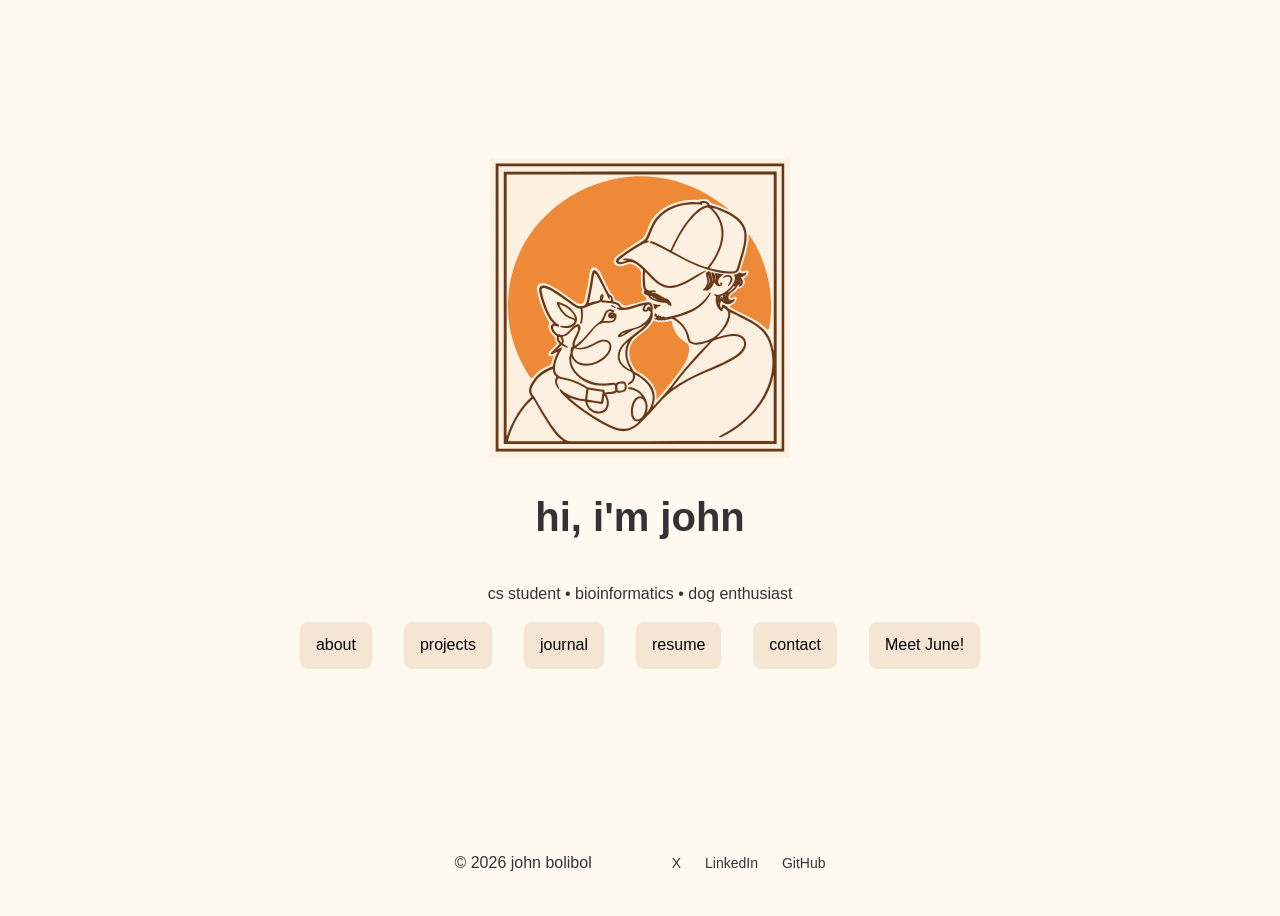
<file: index.html>
<!DOCTYPE html>
<html lang="en">
<head>
    <meta charset="UTF-8">
    <meta name="viewport" content="width=device-width, initial-scale=1.0">
    <title>John's Webpage - Homepage</title>
    <link rel="icon" type="image/png" href="images/logo.svg">
    <link rel="stylesheet" href="style/variables.css">
    <link rel="stylesheet" href="style/style.css">
    <link rel="stylesheet" href="style/home.css">
</head>

<body>
    <main>
        <img class="logo" src="images/logo.svg" alt="Cartoon illustration of June, my dog">
        <h1>hi, i'm john</h1>
        <p id="description">cs student &bull; bioinformatics &bull; dog enthusiast </p>
        <nav id="homepage-navigation" aria-label="Homepage Navigation">
            <ul>
                <li><a href="about.html">about</a></li>
                <li><a href="projects.html">projects</a></li>
                <li><a href="journal.html">journal</a></li>
                <li><a href="resume.html">resume</a></li>
                <li><a href="contact.html">contact</a></li>
                <li class="meetjune"><a href="meetjune.html">Meet June!</a></li>
            </ul>
        </nav>

        <hello-world></hello-world>

    </main>

    <footer>
    <p>&copy; 2026 john bolibol</p>
    <nav aria-label="Social Media">
        <a href="https://x.com">X</a>
        <a href="https://linkedin.com">LinkedIn</a>
        <a href="https://github.com">GitHub</a>
    </nav>
    </footer>

    <script>
        class HelloWorld extends HTMLElement {
            connectedCallback() {
                console.log("Hello World!");
            }
        }

        customElements.define("hello-world", HelloWorld);
    </script>
</body>
</html>
</file>
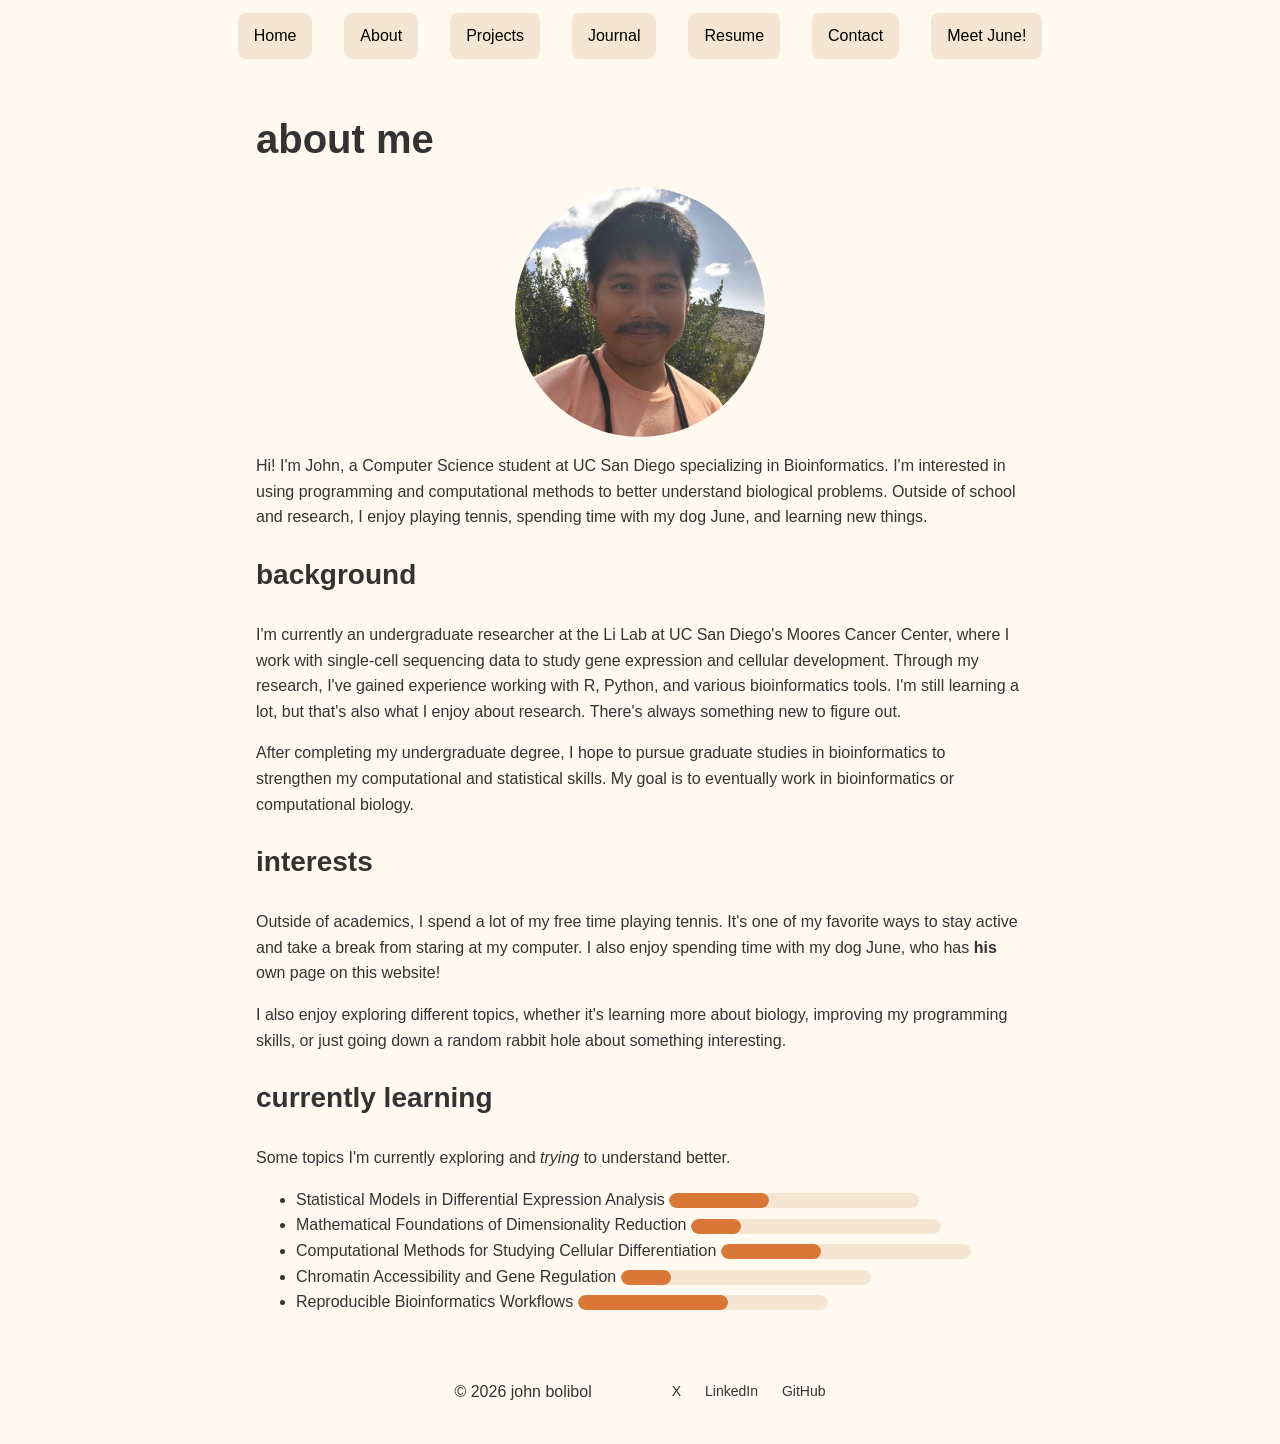
<file: about.html>
<!DOCTYPE html>
<html lang="en">
<head>
    <meta charset="UTF-8">
    <meta name="viewport" content="width=device-width, initial-scale=1.0">
    <title>John's Webpage - About Me</title>
    <link rel="icon" type="image/png" href="images/logo.svg">
    <link rel="stylesheet" href="style/variables.css">
    <link rel="stylesheet" href="style/style.css">
    <link rel="stylesheet" href="style/about.css">
</head>
<body>
    <header>
        <nav aria-label="Main Navigation">
            <ul class="desktop-nav">
                <li><a href="index.html">Home</a></li>
                <li><a href="about.html">About</a></li>
                <li><a href="projects.html">Projects</a></li>
                <li><a href="journal.html">Journal</a></li>
                <li><a href="resume.html">Resume</a></li>
                <li><a href="contact.html">Contact</a></li>
                <li><a href="meetjune.html">Meet June!</a> </li>
            </ul>

            <details class="mobile-nav">
                <summary>☰ Menu </summary>

                <ul>
                <li><a href="index.html">Home</a></li>
                <li><a href="about.html">About</a></li>
                <li><a href="projects.html">Projects</a></li>
                <li><a href="journal.html">Journal</a></li>
                <li><a href="resume.html">Resume</a></li>
                <li><a href="contact.html">Contact</a></li>
                <li><a href="meetjune.html">Meet June!</a> </li>
            </ul>
            </details>
        </nav>
    </header>

    <main>
        <h1>about me</h1>

        <div>
            <img id="selfie" src="images/selfie.png" alt="A photo of myself">
        
            <!--Short intro of who i am--> 
            <p class="introduction">Hi! I'm John, a Computer Science student at UC San Diego
        specializing in Bioinformatics. I'm interested in using
        programming and computational methods to better understand
        biological problems. Outside of school and research, I enjoy
        playing tennis, spending time with my dog June, and learning
        new things.</p>
        </div>
        
        <section>
            <h2>background</h2>
            <p>I'm currently an undergraduate researcher at the Li Lab
        at UC San Diego's Moores Cancer Center, where I work with
        single-cell sequencing data to study gene expression and
        cellular development. Through my research, I've gained
        experience working with R, Python, and various bioinformatics
        tools. I'm still learning a lot, but that's also what I enjoy
        about research. There's always something new to figure out.
            </p>

            <p>After completing my undergraduate degree, I hope to pursue
        graduate studies in bioinformatics to strengthen my
        computational and statistical skills. My goal is to eventually
        work in bioinformatics or computational biology.</p>
        </section>

        <section>
            <h2>interests</h2>
            <p>
                Outside of academics, I spend a lot of my free time playing
                tennis. It's one of my favorite ways to stay active and take
                a break from staring at my computer. I also enjoy spending
                time with my dog June, who has <b>his</b> own page on this website!
            </p>

            <p>
                I also enjoy exploring different topics, whether it's
                learning more about biology, improving my programming skills,
                or just going down a random rabbit hole about something
                interesting.
            </p>
        </section>

        <section>
            <h2>currently learning</h2>

            <p>Some topics I'm currently exploring and <em>trying</em> to understand better.</p>

            <ul>
                <li>
                    <label for="statistics">Statistical Models in Differential Expression Analysis</label>
                    <progress id="statistics" value="2" max="5">2 out of 5 milestones</progress>
                </li>

                <li>
                    <label for="dimensionality">Mathematical Foundations of Dimensionality Reduction</label>
                    <progress id="dimensionality" value="1" max="5">1 out of 5 milestones</progress>
                </li>

                <li>
                    <label for="differentiation">Computational Methods for Studying Cellular Differentiation</label>
                    <progress id="differentiation" value="2" max="5">2 out of 5 milestones</progress>
                </li>

                <li>
                    <label for="chromatin">Chromatin Accessibility and Gene Regulation</label>
                    <progress id="chromatin" value="1" max="5">1 out of 5 milestones</progress>
                </li>

                <li>
                    <label for="workflows">Reproducible Bioinformatics Workflows</label>
                    <progress id="workflows" value="3" max="5">3 out of 5 milestones</progress>
                </li>
            </ul>
        </section>
    </main>

    <footer>
    <p>&copy; 2026 john bolibol</p>
    <nav aria-label="Social Media">
        <a href="https://x.com">X</a>
        <a href="https://linkedin.com">LinkedIn</a>
        <a href="https://github.com">GitHub</a>
    </nav>
    </footer>
</body>
</html>
</file>
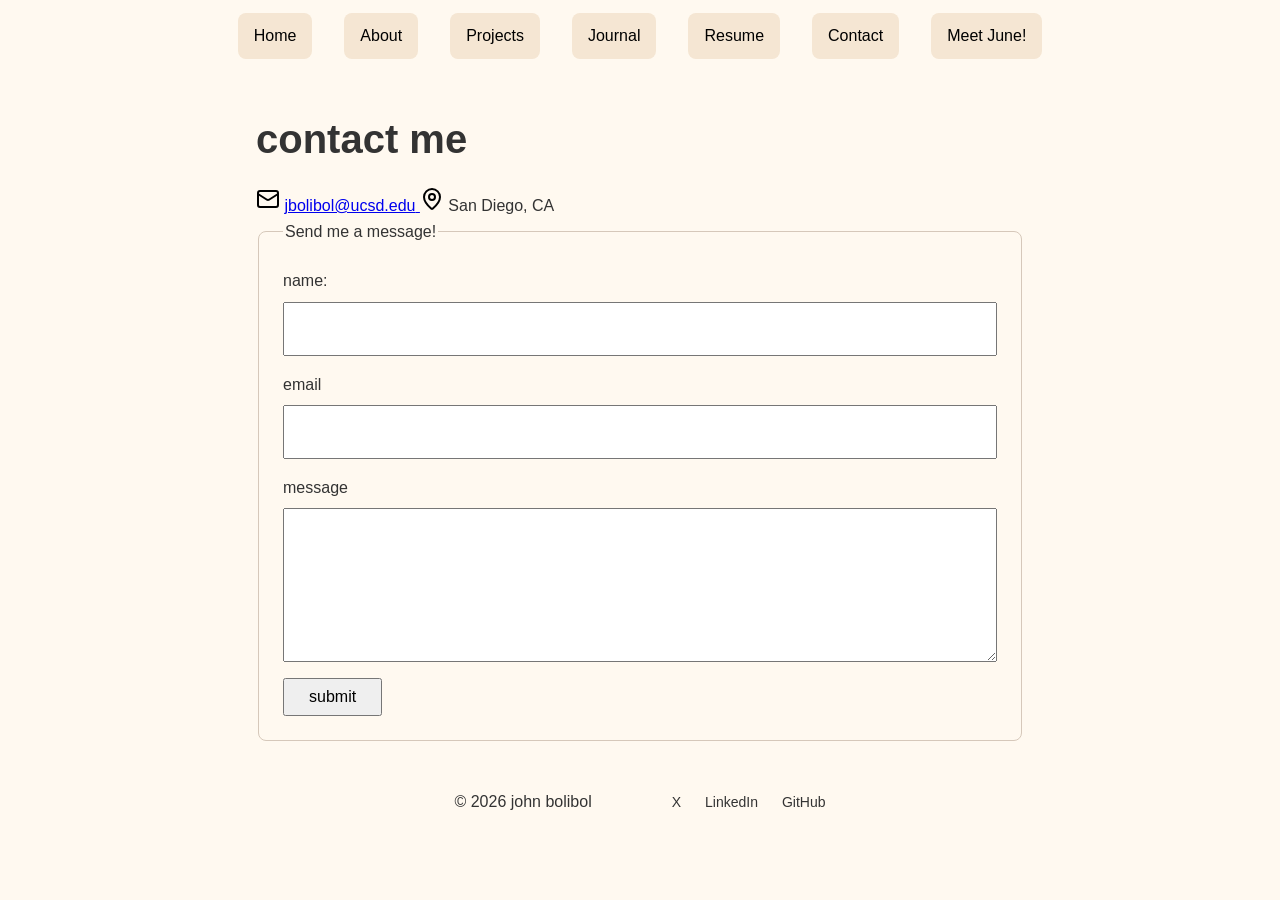
<file: contact.html>
<!DOCTYPE html>
<html lang="en">
<head>
    <meta charset="UTF-8">
    <meta name="viewport" content="width=device-width, initial-scale=1.0">
    <title>John's Webpage - Contact Me</title>
    <link rel="icon" type="image/png" href="images/logo.svg">
    <link rel="stylesheet" href="style/style.css">
    <link rel="stylesheet" href="style/variables.css">
    <link rel="stylesheet" href="style/contact.css">
</head>
<body>
    <header>
        <nav aria-label="Main Navigation">
            <ul class="desktop-nav">
                <li><a href="index.html">Home</a></li>
                <li><a href="about.html">About</a></li>
                <li><a href="projects.html">Projects</a></li>
                <li><a href="journal.html">Journal</a></li>
                <li><a href="resume.html">Resume</a></li>
                <li><a href="contact.html">Contact</a></li>
                <li><a href="meetjune.html">Meet June!</a> </li>
            </ul>

            <details class="mobile-nav">
                <summary>☰ Menu </summary>

                <ul>
                <li><a href="index.html">Home</a></li>
                <li><a href="about.html">About</a></li>
                <li><a href="projects.html">Projects</a></li>
                <li><a href="journal.html">Journal</a></li>
                <li><a href="resume.html">Resume</a></li>
                <li><a href="contact.html">Contact</a></li>
                <li><a href="meetjune.html">Meet June!</a> </li>
            </ul>
            </details>
        </nav>
    </header>

    <main>
        <h1>contact me</h1>

        <img src="images/mail.svg" alt="Email icon" class="contact-icon">
        <a href="mailto:jbolibol@ucsd.edu">
            <span class="email">jbolibol@ucsd.edu</span>
        </a>

        <img src="images/map-pin.svg" alt="Location icon" class="contact-icon">
        <span class="location">San Diego, CA</span>

        <form id="contact" action="#" method="post">
            <fieldset>
                <legend>Send me a message!</legend>
                <label for="name">name:</label>

                <input type="text" id="name" name="name" required>

                <label for="email">email</label>

                <input type="email" id="email" name="email" required>

                <label for="message">message</label>

                <textarea id="message" name="message" rows="5" cols="40"></textarea>

                <button type="submit">submit</button>
            </fieldset>
        </form>
    </main>

    <footer>
    <p>&copy; 2026 john bolibol</p>
    <nav aria-label="Social Media">
        <a href="https://x.com">X</a>
        <a href="https://linkedin.com">LinkedIn</a>
        <a href="https://github.com">GitHub</a>
    </nav>
    </footer>
</body>
</html>
</file>
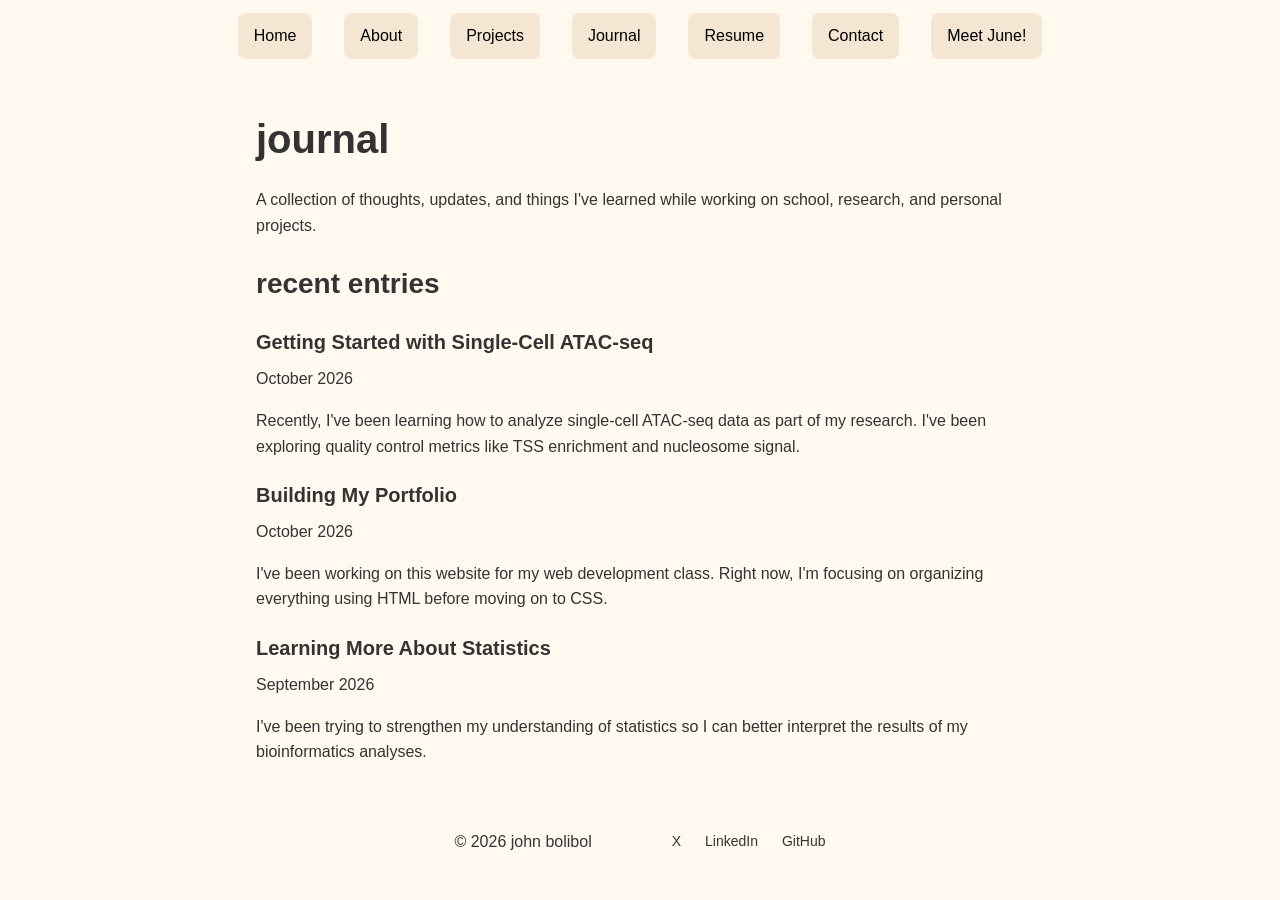
<file: journal.html>
<!DOCTYPE html>
<html lang="en">
<head>
    <meta charset="UTF-8">
    <meta name="viewport" content="width=device-width, initial-scale=1.0">
    <title>John's Webpage - Journal</title>
    <link rel="icon" type="image/png" href="images/logo.svg">
    <link rel="stylesheet" href="style/style.css">
    <link rel="stylesheet" href="style/variables.css">
</head>
<body>
    <header>
        <nav aria-label="Main Navigation">
            <ul class="desktop-nav">
                <li><a href="index.html">Home</a></li>
                <li><a href="about.html">About</a></li>
                <li><a href="projects.html">Projects</a></li>
                <li><a href="journal.html">Journal</a></li>
                <li><a href="resume.html">Resume</a></li>
                <li><a href="contact.html">Contact</a></li>
                <li><a href="meetjune.html">Meet June!</a> </li>
            </ul>

            <details class="mobile-nav">
                <summary>☰ Menu </summary>

                <ul>
                <li><a href="index.html">Home</a></li>
                <li><a href="about.html">About</a></li>
                <li><a href="projects.html">Projects</a></li>
                <li><a href="journal.html">Journal</a></li>
                <li><a href="resume.html">Resume</a></li>
                <li><a href="contact.html">Contact</a></li>
                <li><a href="meetjune.html">Meet June!</a> </li>
            </ul>
            </details>
        </nav>
    </header>

    <main>
        <h1>journal</h1>

        <p>
            A collection of thoughts, updates, and things I've learned
            while working on school, research, and personal projects.
        </p>

        <section>
            <h2>recent entries</h2>

            <journal-entry>
                <article>
                    <header>
                        <h3>Getting Started with Single-Cell ATAC-seq</h3>
                        <time datetime="2026-10">October 2026</time>
                    </header>

                    <p>
                        Recently, I've been learning how to analyze
                        single-cell ATAC-seq data as part of my research.
                        I've been exploring quality control metrics
                        like TSS enrichment and nucleosome signal.
                    </p>
                </article>
            </journal-entry>

            <journal-entry>
                <article>
                    <header>
                        <h3>Building My Portfolio</h3>
                        <time datetime="2026-10">October 2026</time>
                    </header>

                    <p>
                        I've been working on this website for my web
                        development class. Right now, I'm focusing
                        on organizing everything using HTML before
                        moving on to CSS.
                    </p>
                </article>
            </journal-entry>

            <journal-entry>
                <article>
                    <header>
                        <h3>Learning More About Statistics</h3>
                        <time datetime="2026-09">September 2026</time>
                    </header>

                    <p>
                        I've been trying to strengthen my understanding
                        of statistics so I can better interpret the
                        results of my bioinformatics analyses.
                    </p>
                </article>
            </journal-entry>

        </section>
    </main>
    
    <footer>
    <p>&copy; 2026 john bolibol</p>
    <nav aria-label="Social Media">
        <a href="https://x.com">X</a>
        <a href="https://linkedin.com">LinkedIn</a>
        <a href="https://github.com">GitHub</a>
    </nav>
    </footer>
</body>
</html>
</file>
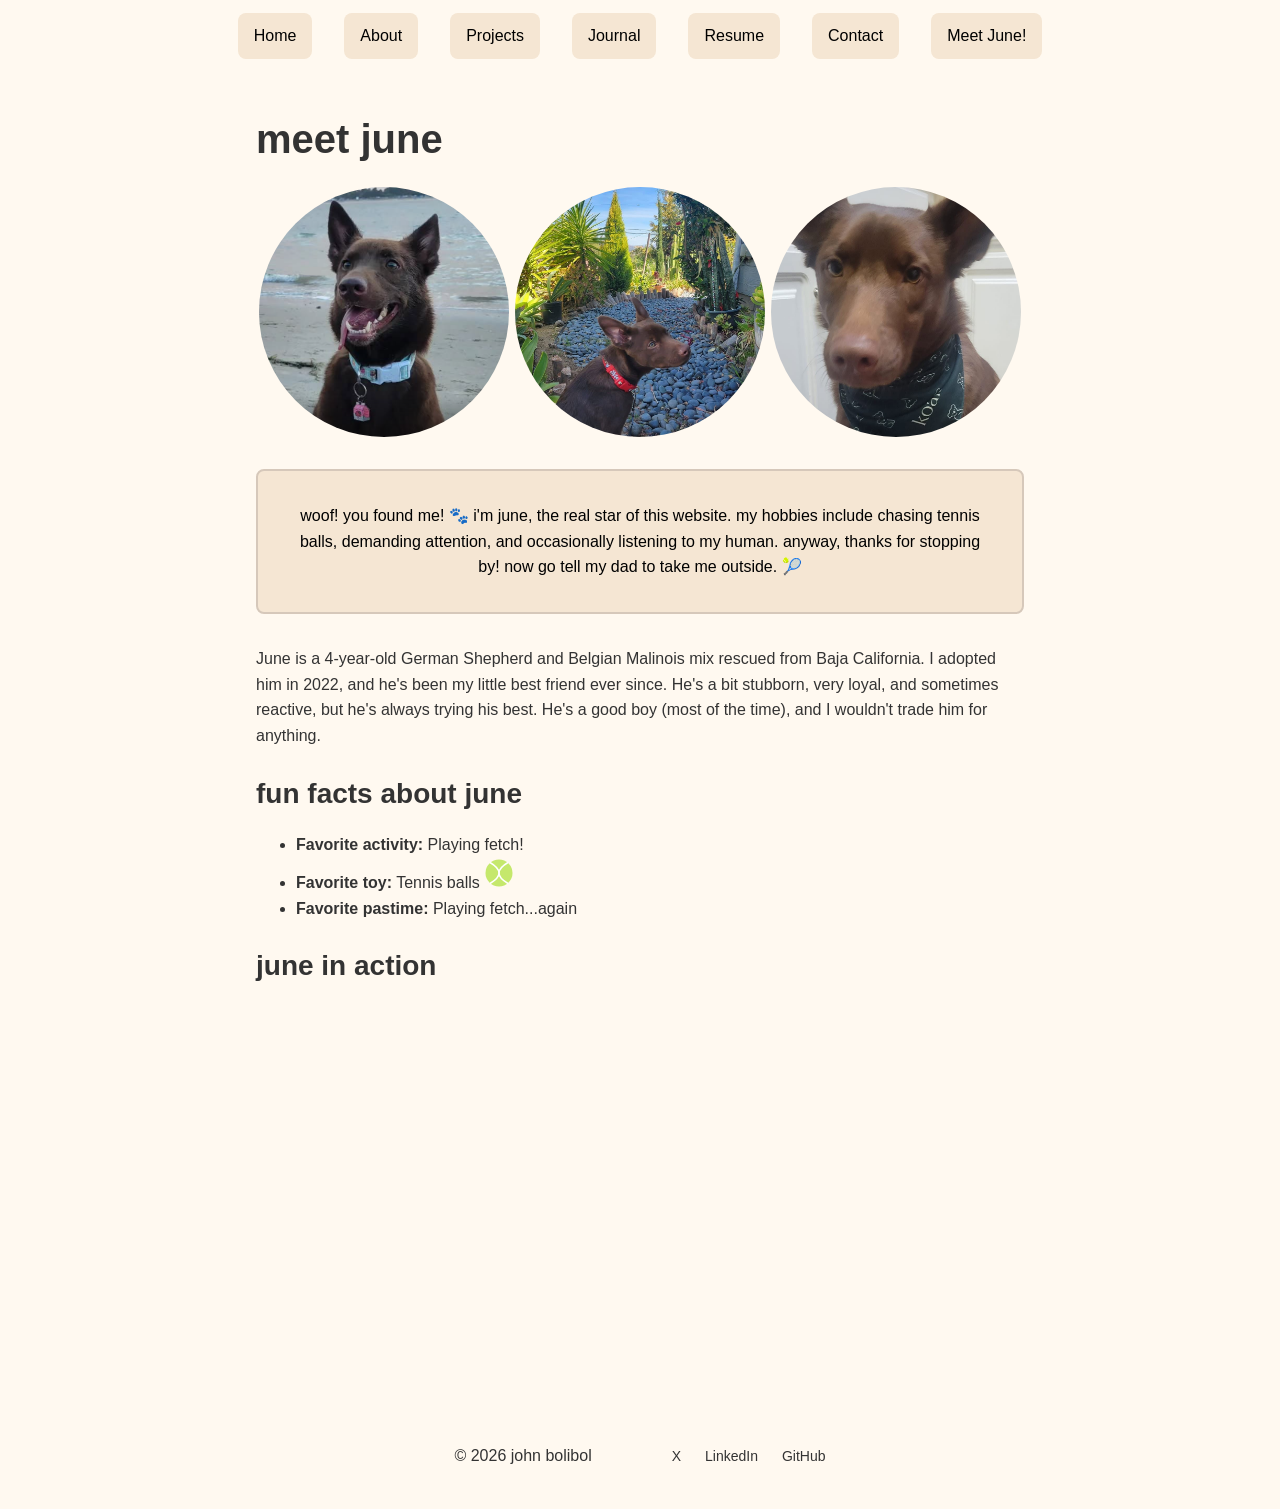
<file: meetjune.html>
<!DOCTYPE html>
<html lang="en">
<head>
    <meta charset="UTF-8">
    <meta name="viewport" content="width=device-width, initial-scale=1.0">
    <title>John's Webpage - Meet June</title>
    <link rel="icon" type="image/png" href="images/logo.svg">
    <link rel="stylesheet" href="style/style.css">
    <link rel="stylesheet" href="style/variables.css">
    <link rel="stylesheet" href="style/meetjune.css">
</head>
<body>
    <header>
        <nav aria-label="Main Navigation">
            <ul class="desktop-nav">
                <li><a href="index.html">Home</a></li>
                <li><a href="about.html">About</a></li>
                <li><a href="projects.html">Projects</a></li>
                <li><a href="journal.html">Journal</a></li>
                <li><a href="resume.html">Resume</a></li>
                <li><a href="contact.html">Contact</a></li>
                <li><a href="meetjune.html">Meet June!</a> </li>
            </ul>

            <details class="mobile-nav">
                <summary>☰ Menu </summary>

                <ul>
                <li><a href="index.html">Home</a></li>
                <li><a href="about.html">About</a></li>
                <li><a href="projects.html">Projects</a></li>
                <li><a href="journal.html">Journal</a></li>
                <li><a href="resume.html">Resume</a></li>
                <li><a href="contact.html">Contact</a></li>
                <li><a href="meetjune.html">Meet June!</a> </li>
            </ul>
            </details>
        </nav>
    </header>

    <main>
        <h1>meet june</h1>

        <section class="june-gallery">
            <img src="images/june1.png" alt="June, my dog">
            <img src="images/june2.jpg" alt="June, my dog">
            <img src="images/june3.jpg" alt="June, my dog">
        </section>

            <dialog open>
            <p>
                woof! you found me! 🐾

                i'm june, the real star of this website. my hobbies include chasing tennis balls, demanding attention, and occasionally listening to my human.

                anyway, thanks for stopping by! now go tell my dad to take me outside. 🎾
            </p>
        </dialog>

        <p>
            June is a 4-year-old German Shepherd and Belgian Malinois mix rescued from Baja California. 
            I adopted him in 2022, and he's been my little best friend ever since. 
            He's a bit stubborn, very loyal, and sometimes reactive, but he's always trying his best. 
            He's a good boy (most of the time), and I wouldn't trade him for anything. 
        </p>

        <section>
            <h2>fun facts about june</h2>

            <ul>
                <li><strong>Favorite activity:</strong> Playing fetch!</li>
                <li><strong>Favorite toy:</strong>
                    Tennis balls
                    <svg width="30" height="30" viewBox="0 0 100 100"
                        role="img" aria-label="Tennis ball">

                        <circle cx="50" cy="50" r="45" fill="#c5e86c" />

                        <path d="M 20 15 Q 80 50 20 85"
                            fill="none"
                            stroke="white"
                            stroke-width="5" />

                        <path d="M 80 15 Q 20 50 80 85"
                            fill="none"
                            stroke="white"
                            stroke-width="5" />

                    </svg>
                </li>
                <li><strong>Favorite pastime:</strong> Playing fetch...again</li>
            </ul>
        </section>

        <section>
            <h2>june in action</h2>

            <iframe
                width="560"
                height="315"
                src="https://www.youtube.com/embed/VIDEO_ID"
                title="A video of June"
                allowfullscreen>
            </iframe>
        </section>
    </main>

    <footer>
    <p>&copy; 2026 john bolibol</p>
    <nav aria-label="Social Media">
        <a href="https://x.com">X</a>
        <a href="https://linkedin.com">LinkedIn</a>
        <a href="https://github.com">GitHub</a>
    </nav>
    </footer>
</body>
</html>
</file>
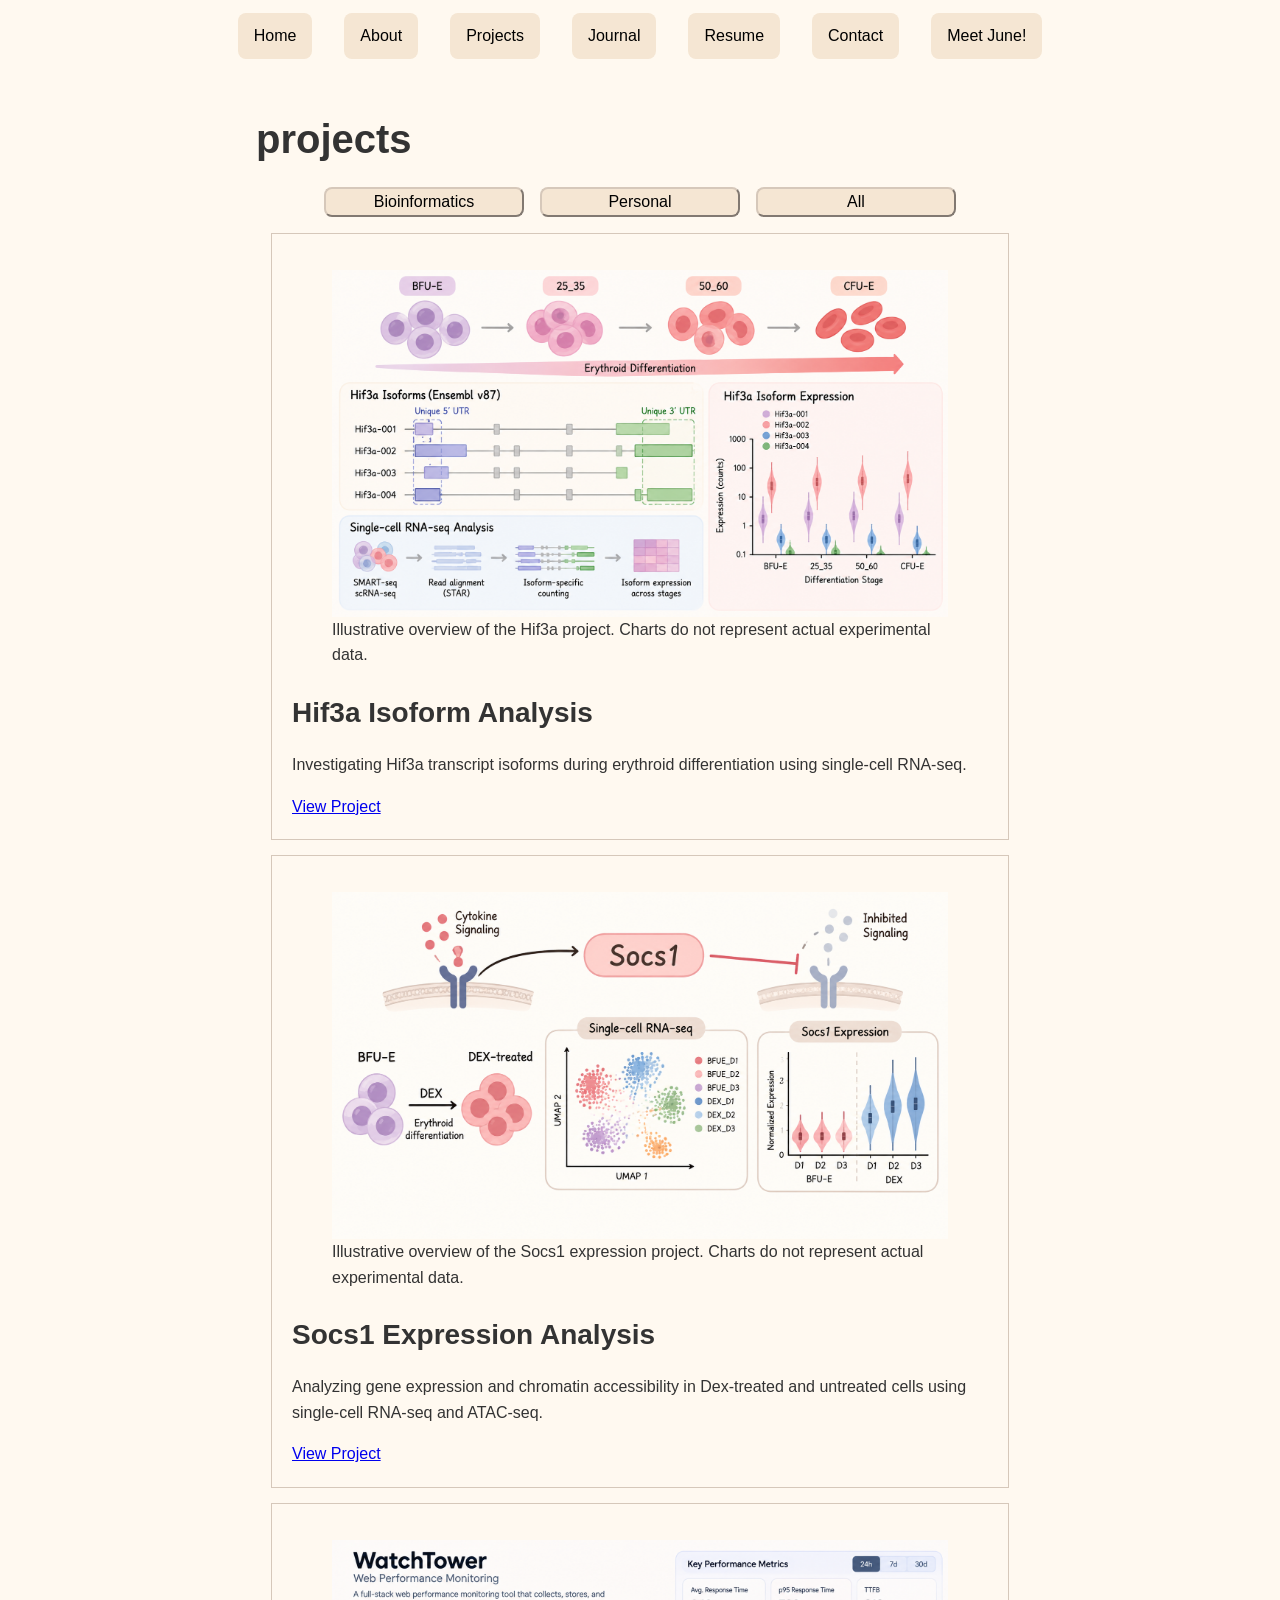
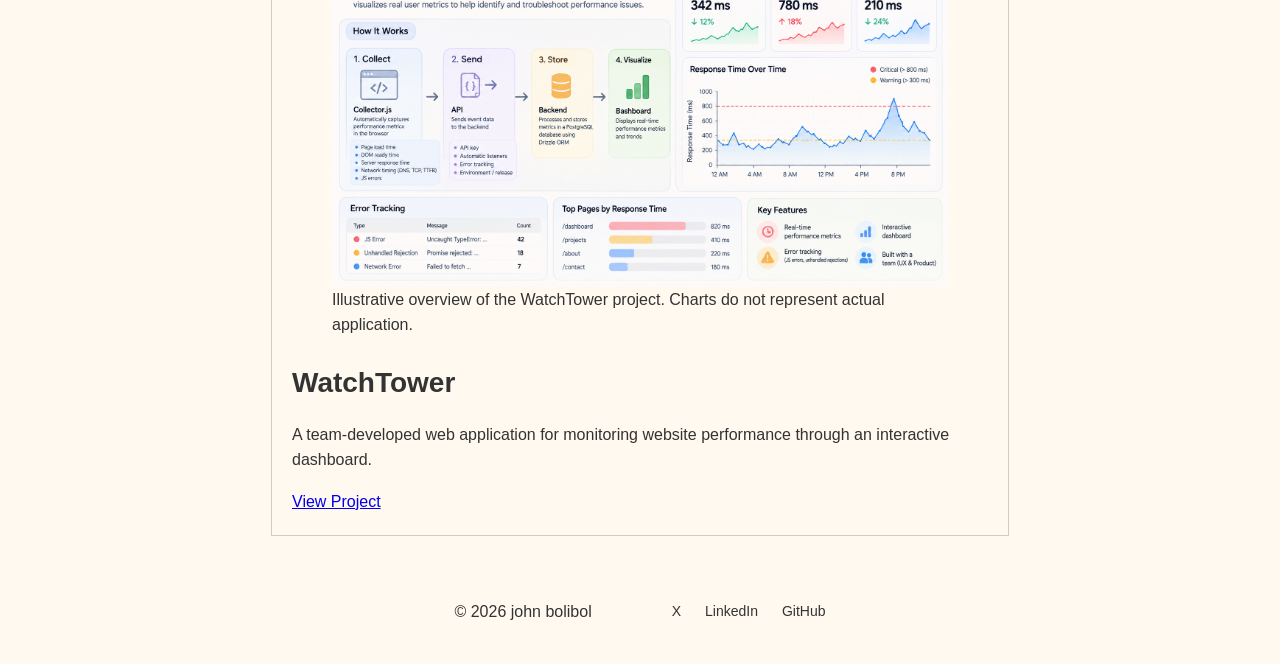
<file: projects.html>
<!DOCTYPE html>
<html lang="en">
<head>
    <meta charset="UTF-8">
    <meta name="viewport" content="width=device-width, initial-scale=1.0">
    <title>John's Webpage - Projects</title>
    <link rel="icon" type="image/png" href="images/logo.svg">
    <link rel="stylesheet" href="style/style.css">
    <link rel="stylesheet" href="style/variables.css">
    <link rel="stylesheet" href="style/projects.css">
</head>
<body>
    <header>
        <nav aria-label="Main Navigation">
            <ul class="desktop-nav">
                <li><a href="index.html">Home</a></li>
                <li><a href="about.html">About</a></li>
                <li><a href="projects.html">Projects</a></li>
                <li><a href="journal.html">Journal</a></li>
                <li><a href="resume.html">Resume</a></li>
                <li><a href="contact.html">Contact</a></li>
                <li><a href="meetjune.html">Meet June!</a> </li>
            </ul>

            <details class="mobile-nav">
                <summary>☰ Menu </summary>

                <ul>
                <li><a href="index.html">Home</a></li>
                <li><a href="about.html">About</a></li>
                <li><a href="projects.html">Projects</a></li>
                <li><a href="journal.html">Journal</a></li>
                <li><a href="resume.html">Resume</a></li>
                <li><a href="contact.html">Contact</a></li>
                <li><a href="meetjune.html">Meet June!</a> </li>
            </ul>
            </details>
        </nav>
    </header>

    <main>
        <h1>projects</h1>

        <noscript>
            <p>
                JavaScript is disabled. Interactive project filtering
                will require JavaScript, but all projects are available
                to browse below.
            </p>
        </noscript>

        <p class="project-filters">
            <button type="button">Bioinformatics</button>
            <button type="button">Personal</button>
            <button type="button">All</button>
        </p>


        <section aria-label="Project Gallery">

            <project-card>
                <article class="bioinformatics">
                    <figure>
                    <img src="images/hif3a.webp" alt="Hif3a project">
                        <figcaption>
                            Illustrative overview of the Hif3a project.
                            Charts do not represent actual experimental data.
                        </figcaption>
                    </figure>
                    <h2>Hif3a Isoform Analysis</h2>

                    <p>
                        Investigating Hif3a transcript isoforms during
                        erythroid differentiation using single-cell RNA-seq.
                    </p>
                    <a href="projects/hif3a.html">View Project</a>
                </article>
            </project-card>

            <project-card>
                <article class="bioinformatics">
                    <figure>
                    <img src="images/socs1.png" alt="Socs1 analysis">
                        <figcaption>
                            Illustrative overview of the Socs1 expression project.
                            Charts do not represent actual experimental data.
                        </figcaption>
                    </figure>                    

                    <h2>Socs1 Expression Analysis</h2>
                    <p>
                        Analyzing gene expression and chromatin accessibility
                        in Dex-treated and untreated cells using
                        single-cell RNA-seq and ATAC-seq.
                    </p>
                    <a href="projects/socs1.html">View Project</a>
                </article>
            </project-card>

            <project-card>
                <article class="personal">
                    <figure>
                    <img src="images/watchtower.png" alt="WatchTower project">
                        <figcaption>
                            Illustrative overview of the WatchTower project.
                            Charts do not represent actual application.
                        </figcaption>
                    </figure>                      

                    <h2>WatchTower</h2>                
                    <p>
                        A team-developed web application for monitoring
                        website performance through an interactive dashboard.
                    </p>
                    <a href="projects/watchtower.html">View Project</a>
                </article>
            </project-card>
        </section>
    </main>

    <footer>
    <p>&copy; 2026 john bolibol</p>
    <nav aria-label="Social Media">
        <a href="https://x.com">X</a>
        <a href="https://linkedin.com">LinkedIn</a>
        <a href="https://github.com">GitHub</a>
    </nav>
    </footer>
</body>
</html>
</file>
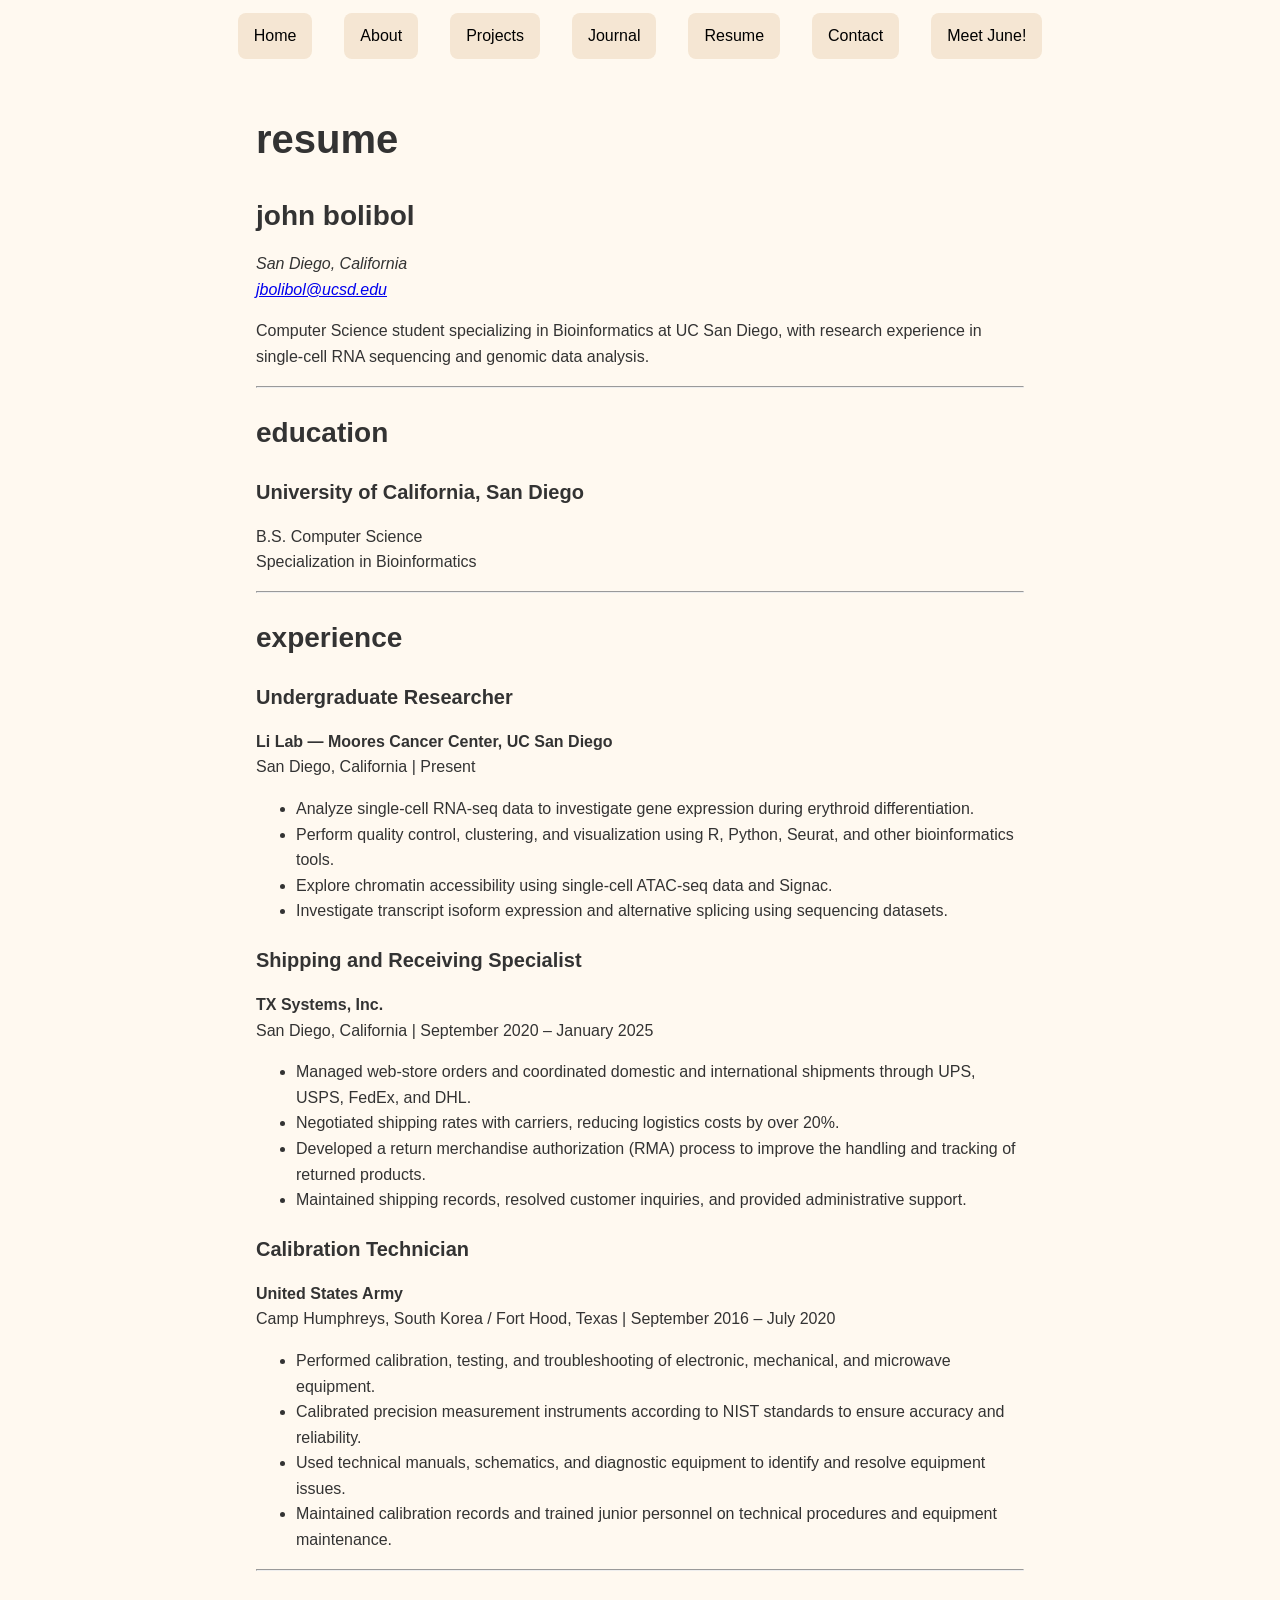
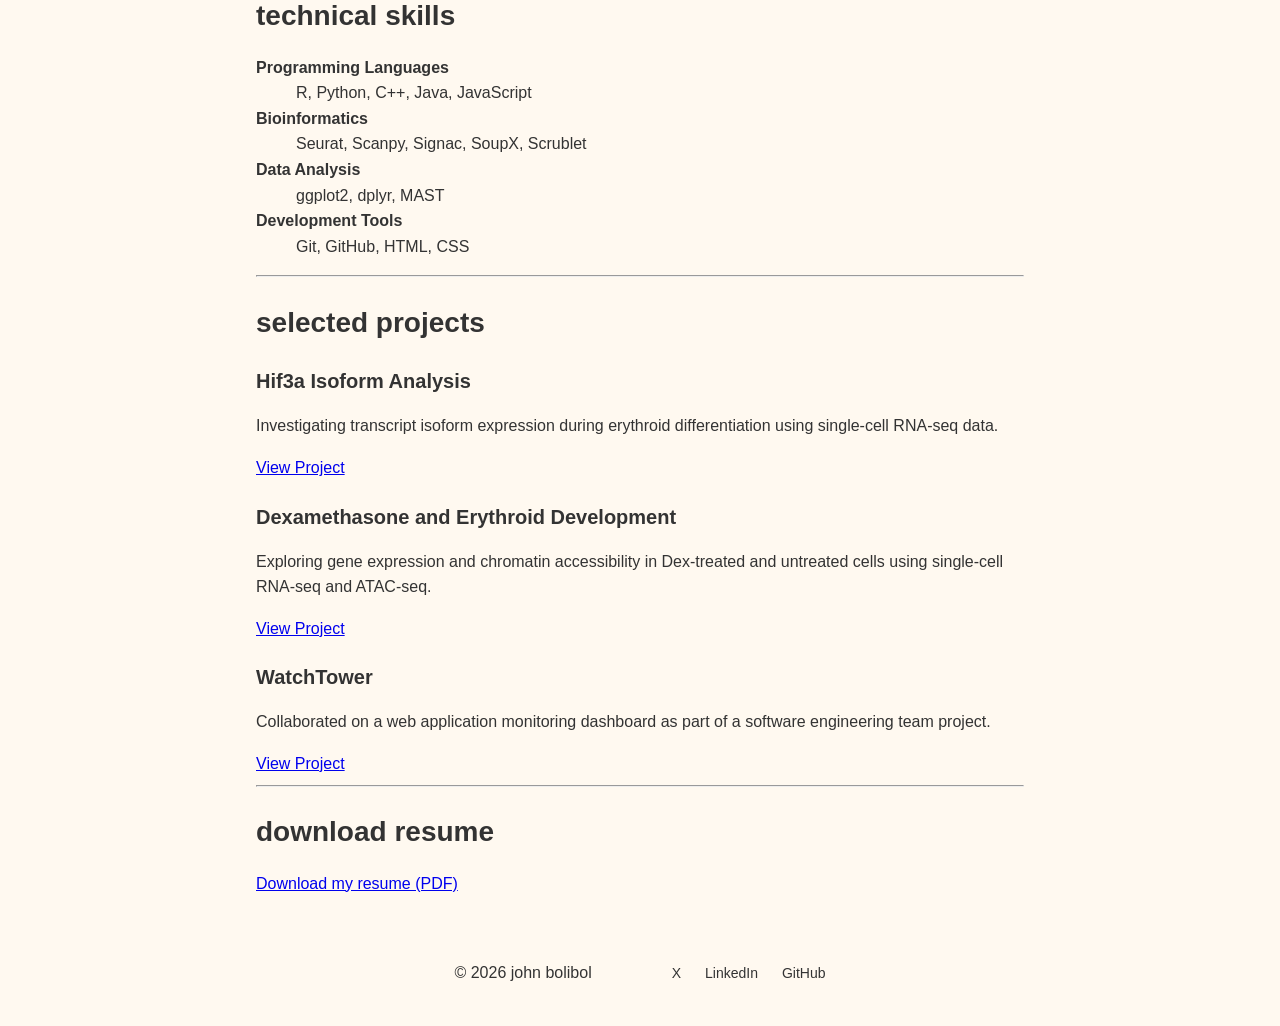
<file: resume.html>
<!DOCTYPE html>
<html lang="en">

<head>
    <meta charset="UTF-8">
    <meta name="viewport" content="width=device-width, initial-scale=1.0">
    <title>John's Webpage - Resume</title>
    <link rel="icon" type="image/png" href="images/logo.svg">
    <link rel="stylesheet" href="style/style.css">
    <link rel="stylesheet" href="style/variables.css">
</head>

<body>
    <header>
        <nav aria-label="Main Navigation">
            <ul class="desktop-nav">
                <li><a href="index.html">Home</a></li>
                <li><a href="about.html">About</a></li>
                <li><a href="projects.html">Projects</a></li>
                <li><a href="journal.html">Journal</a></li>
                <li><a href="resume.html">Resume</a></li>
                <li><a href="contact.html">Contact</a></li>
                <li><a href="meetjune.html">Meet June!</a> </li>
            </ul>

            <details class="mobile-nav">
                <summary>☰ Menu </summary>

                <ul>
                <li><a href="index.html">Home</a></li>
                <li><a href="about.html">About</a></li>
                <li><a href="projects.html">Projects</a></li>
                <li><a href="journal.html">Journal</a></li>
                <li><a href="resume.html">Resume</a></li>
                <li><a href="contact.html">Contact</a></li>
                <li><a href="meetjune.html">Meet June!</a> </li>
            </ul>
            </details>
        </nav>
    </header>

    <main>
        <h1>resume</h1>

        <section>
            <h2>john bolibol</h2>

            <address>
                San Diego, California<br>
                <a href="mailto:jbolibol@ucsd.edu">jbolibol@ucsd.edu</a>
            </address>

            <p>
                Computer Science student specializing in Bioinformatics
                at UC San Diego, with research experience in single-cell
                RNA sequencing and genomic data analysis.
            </p>
        </section>

        <hr>

        <section>
            <h2>education</h2>

            <article>
                <h3>University of California, San Diego</h3>
                <p>
                    B.S. Computer Science<br>
                    Specialization in Bioinformatics
                </p>
            </article>
        </section>

        <hr>

       <section>
            <h2>experience</h2>

            <article>
                <h3>Undergraduate Researcher</h3>

                <p>
                    <strong>Li Lab — Moores Cancer Center, UC San Diego</strong><br>
                    San Diego, California | Present
                </p>

                <ul>
                    <li>
                        Analyze single-cell RNA-seq data to investigate
                        gene expression during erythroid differentiation.
                    </li>

                    <li>
                        Perform quality control, clustering, and visualization
                        using R, Python, Seurat, and other bioinformatics tools.
                    </li>

                    <li>
                        Explore chromatin accessibility using single-cell
                        ATAC-seq data and Signac.
                    </li>

                    <li>
                        Investigate transcript isoform expression and
                        alternative splicing using sequencing datasets.
                    </li>
                </ul>
            </article>

            <article>
                <h3>Shipping and Receiving Specialist</h3>

                <p>
                    <strong>TX Systems, Inc.</strong><br>
                    San Diego, California |
                    <time datetime="2020-09">September 2020</time> –
                    <time datetime="2025-01">January 2025</time>
                </p>

                <ul>
                    <li>
                        Managed web-store orders and coordinated domestic
                        and international shipments through UPS, USPS,
                        FedEx, and DHL.
                    </li>

                    <li>
                        Negotiated shipping rates with carriers,
                        reducing logistics costs by over 20%.
                    </li>

                    <li>
                        Developed a return merchandise authorization (RMA)
                        process to improve the handling and tracking
                        of returned products.
                    </li>

                    <li>
                        Maintained shipping records, resolved customer
                        inquiries, and provided administrative support.
                    </li>
                </ul>
            </article>

            <article>
                <h3>Calibration Technician</h3>

                <p>
                    <strong>United States Army</strong><br>
                    Camp Humphreys, South Korea / Fort Hood, Texas |
                    <time datetime="2016-09">September 2016</time> –
                    <time datetime="2020-07">July 2020</time>
                </p>

                <ul>
                    <li>
                        Performed calibration, testing, and troubleshooting
                        of electronic, mechanical, and microwave equipment.
                    </li>

                    <li>
                        Calibrated precision measurement instruments
                        according to NIST standards to ensure accuracy
                        and reliability.
                    </li>

                    <li>
                        Used technical manuals, schematics, and diagnostic
                        equipment to identify and resolve equipment issues.
                    </li>

                    <li>
                        Maintained calibration records and trained
                        junior personnel on technical procedures
                        and equipment maintenance.
                    </li>
                </ul>
            </article>

        </section>

        <hr>

        <section>
            <h2>technical skills</h2>

            <dl>
                <dt><strong>Programming Languages</strong></dt>
                <dd>R, Python, C++, Java, JavaScript</dd>

                <dt><strong>Bioinformatics</strong></dt>
                <dd>Seurat, Scanpy, Signac, SoupX, Scrublet</dd>

                <dt><strong>Data Analysis</strong></dt>
                <dd>ggplot2, dplyr, MAST</dd>

                <dt><strong>Development Tools</strong></dt>
                <dd>Git, GitHub, HTML, CSS</dd>
            </dl>
        </section>

        <hr>

        <section>
            <h2>selected projects</h2>

            <article>
                <h3>Hif3a Isoform Analysis</h3>

                <p>
                    Investigating transcript isoform expression
                    during erythroid differentiation using
                    single-cell RNA-seq data.
                </p>

                <a href="projects/hif3a.html">View Project</a>
            </article>

            <article>
                <h3>Dexamethasone and Erythroid Development</h3>

                <p>
                    Exploring gene expression and chromatin
                    accessibility in Dex-treated and untreated
                    cells using single-cell RNA-seq and ATAC-seq.
                </p>

                <a href="projects/socs1.html">View Project</a>
            </article>

            <article>
                <h3>WatchTower</h3>

                <p>
                    Collaborated on a web application monitoring
                    dashboard as part of a software engineering
                    team project.
                </p>

                <a href="projects/watchtower.html">View Project</a>
            </article>
        </section>

        <hr>

        <section>
            <h2>download resume</h2>

            <p>
                <a href="files/resume.pdf" download>
                    Download my resume (PDF)
                </a>
            </p>
        </section>

    </main>

    <footer>
        <p>&copy; 2026 john bolibol</p>

        <nav aria-label="Social Media">
            <a href="https://x.com">X</a>
            <a href="https://linkedin.com">LinkedIn</a>
            <a href="https://github.com">GitHub</a>
        </nav>
    </footer>
</body>

</html>
</file>
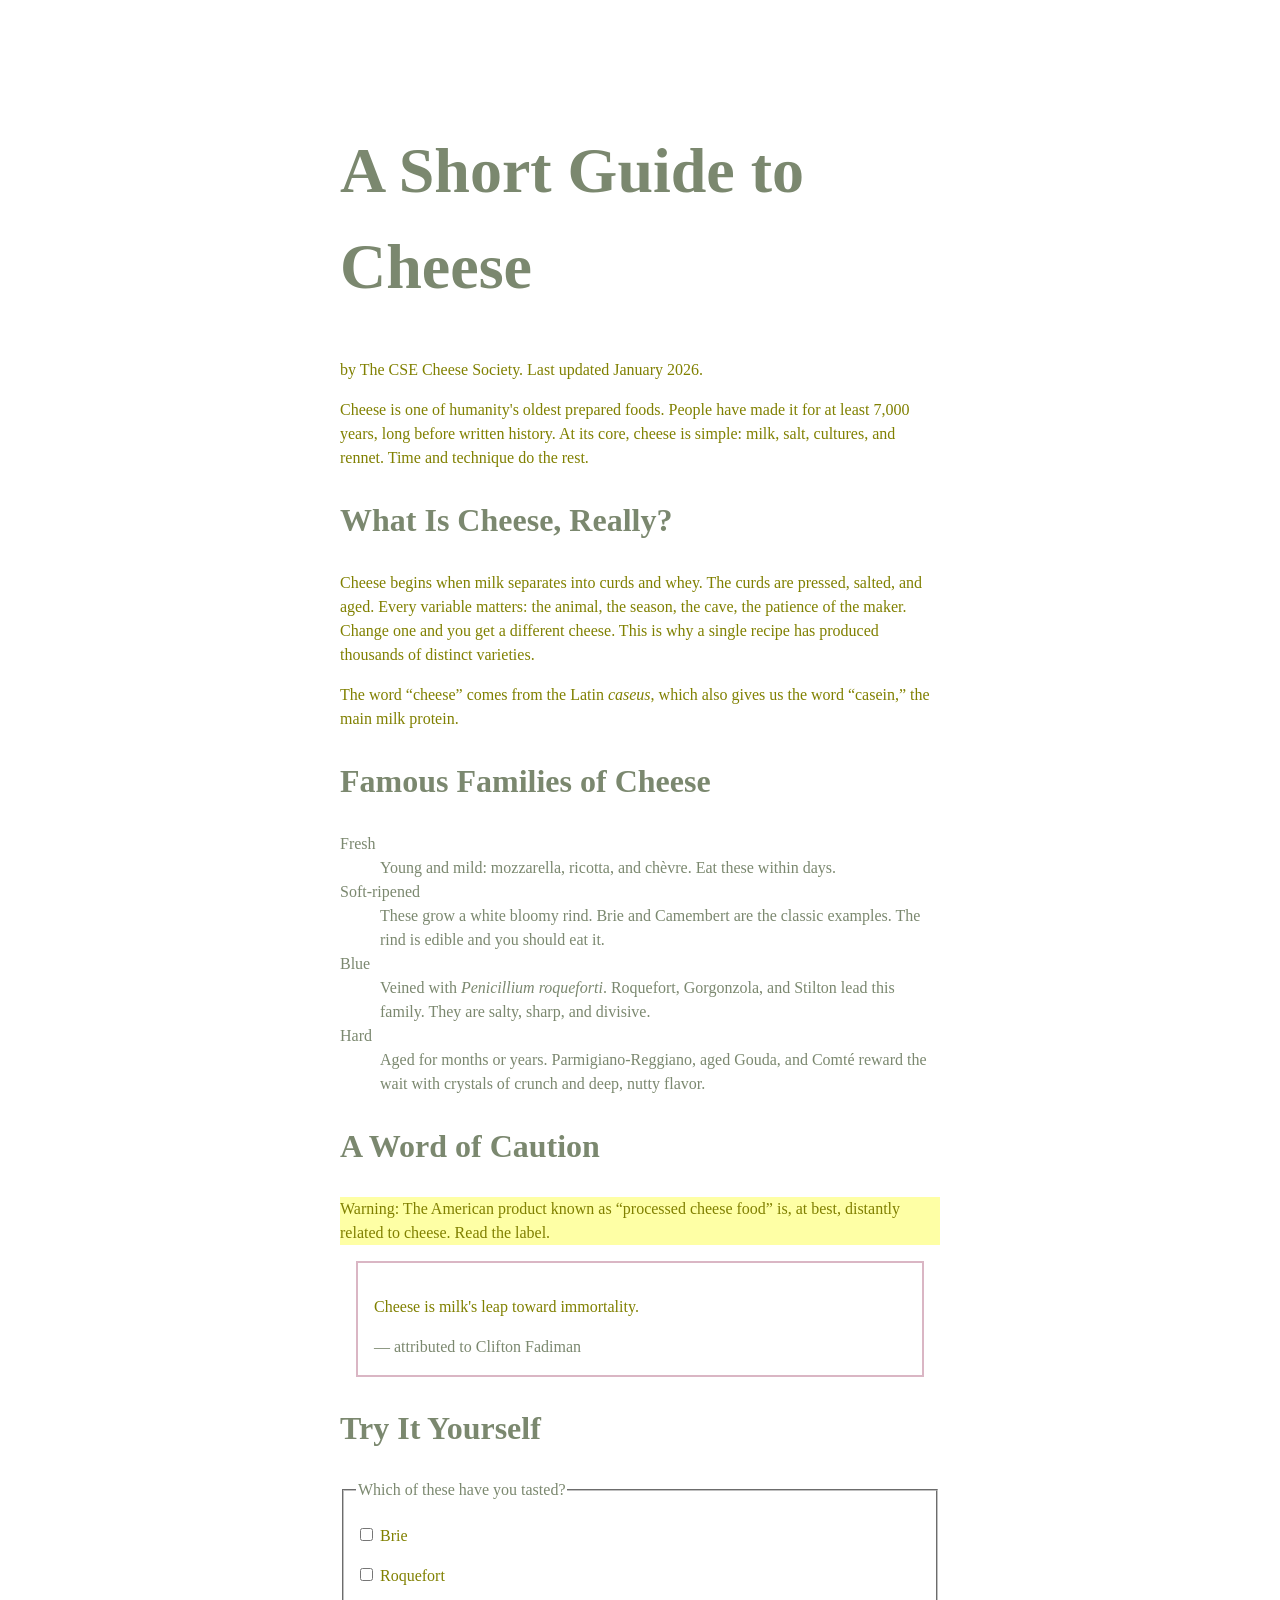
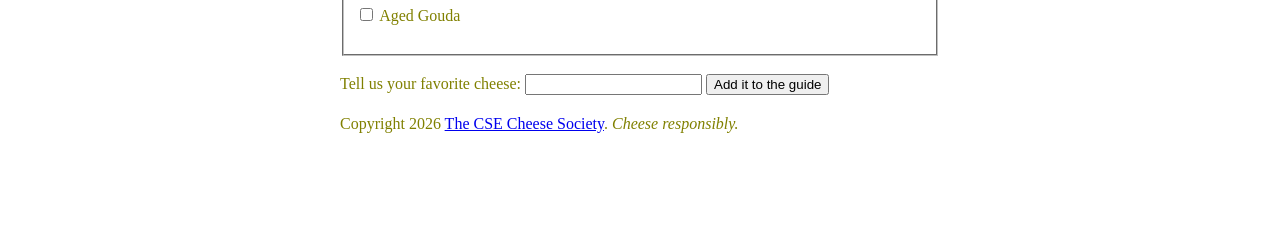
<file: part1/cheese.html>
<!DOCTYPE html>
<html lang="en">
<head>
  <meta charset="UTF-8">
  <meta name="viewport" content="width=device-width, initial-scale=1">
  <title>A Short Guide to Cheese</title>

  <link rel="stylesheet" href="cheese.css"/>
  
</head>
<body>
  <header>
    <h1>A Short Guide to Cheese</h1>
    <p>by The CSE Cheese Society. Last updated <time datetime="2026-01">January 2026</time>.</p>
  </header>

  <main>
    <article>
      <p>Cheese is one of humanity's oldest prepared foods. People have made
      it for at least 7,000 years, long before written history. At its core,
      cheese is simple: milk, salt, cultures, and rennet. Time and technique
      do the rest.</p>

      <section>
        <h2>What Is Cheese, Really?</h2>
        <p>Cheese begins when milk separates into curds and whey. The curds
        are pressed, salted, and aged. Every variable matters: the animal,
        the season, the cave, the patience of the maker. Change one and you
        get a different cheese. This is why a single recipe has produced
        thousands of distinct varieties.</p>
        <p>The word <q>cheese</q> comes from the Latin
        <span class="latin" lang="la">caseus</span>, which also gives us the word
        <q>casein,</q> the main milk protein.</p>
      </section>

      <section>
        <h2>Famous Families of Cheese</h2>

        <dl>
          <dt>Fresh</dt>
          <dd>Young and mild: mozzarella, ricotta, and
          <span lang="fr">chèvre</span>. Eat these within days.</dd>

          <dt>Soft-ripened</dt>
          <dd>These grow a white bloomy rind. Brie and Camembert are the
          classic examples. The rind is edible and you should eat it.</dd>

          <dt>Blue</dt>
          <dd>Veined with <span class="latin" lang="la">Penicillium
          roqueforti</span>. Roquefort, Gorgonzola, and Stilton lead this
          family. They are salty, sharp, and divisive.</dd>

          <dt>Hard</dt>
          <dd>Aged for months or years. Parmigiano-Reggiano, aged Gouda,
          and <span lang="fr">Comté</span> reward the wait with crystals
          of crunch and deep, nutty flavor.</dd>
        </dl>
      </section>

      <section>
        <h2>A Word of Caution</h2>
        <p id="warning">Warning: The American product known as
        <q>processed cheese food</q> is, at best, distantly related to
        cheese. Read the label.</p>

        <blockquote>
          <p>Cheese is milk's leap toward immortality.</p>
          <footer>— attributed to Clifton Fadiman</footer>
        </blockquote>
      </section>

      <section>
        <h2>Try It Yourself</h2>
        <form>
          <fieldset>
            <legend>Which of these have you tasted?</legend>
            <p><input type="checkbox" id="c-brie" name="tasted" value="brie">
               <label for="c-brie">Brie</label></p>
            <p><input type="checkbox" id="c-roquefort" name="tasted" value="roquefort">
               <label for="c-roquefort">Roquefort</label></p>
            <p><input type="checkbox" id="c-gouda" name="tasted" value="gouda">
               <label for="c-gouda">Aged Gouda</label></p>
          </fieldset>
          <p>
            <label for="fav">Tell us your favorite cheese:</label>
            <input type="text" id="fav" name="favorite">
            <button type="submit">Add it to the guide</button>
          </p>
        </form>
      </section>
    </article>
  </main>
  <footer>
    <p>Copyright 2026 <a href="https://example.com/cheese-society">The CSE
    Cheese Society</a>. <em>Cheese responsibly.</em></p>
  </footer>
</body>
</html>
</file>
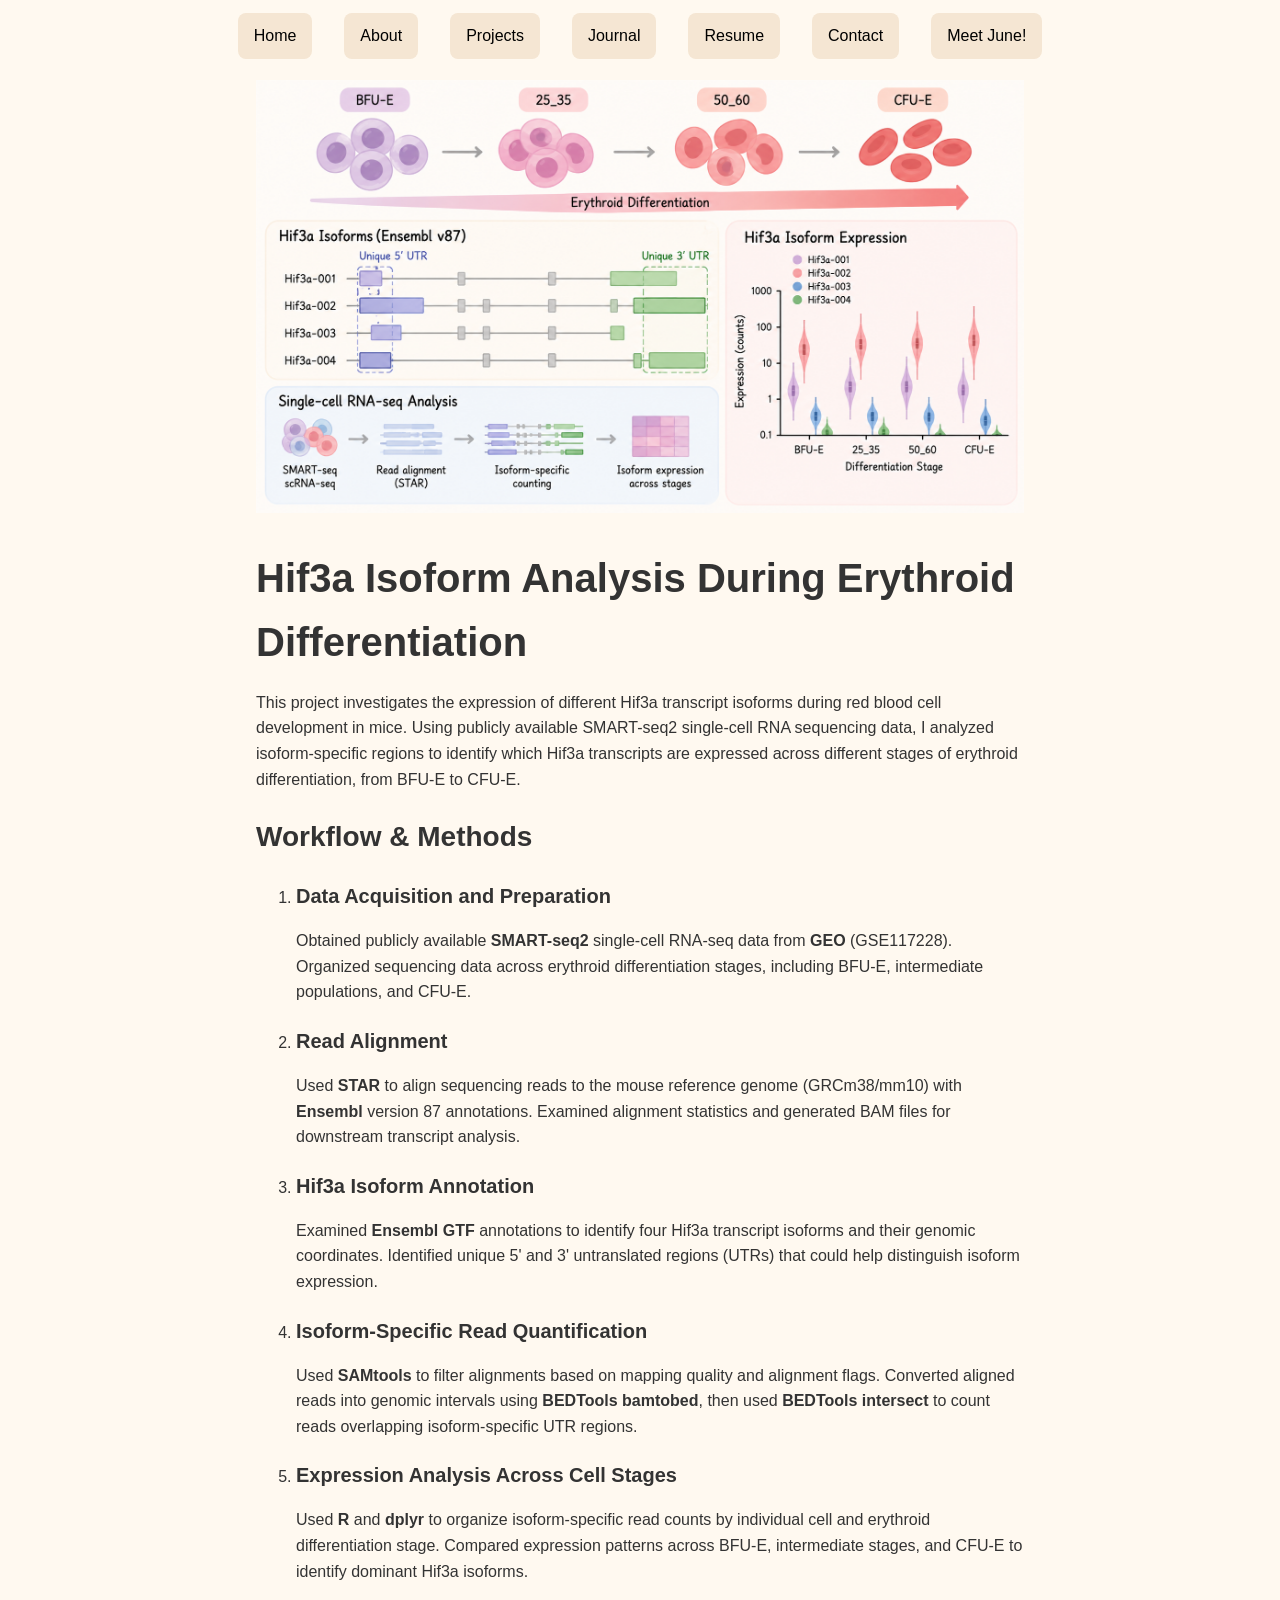
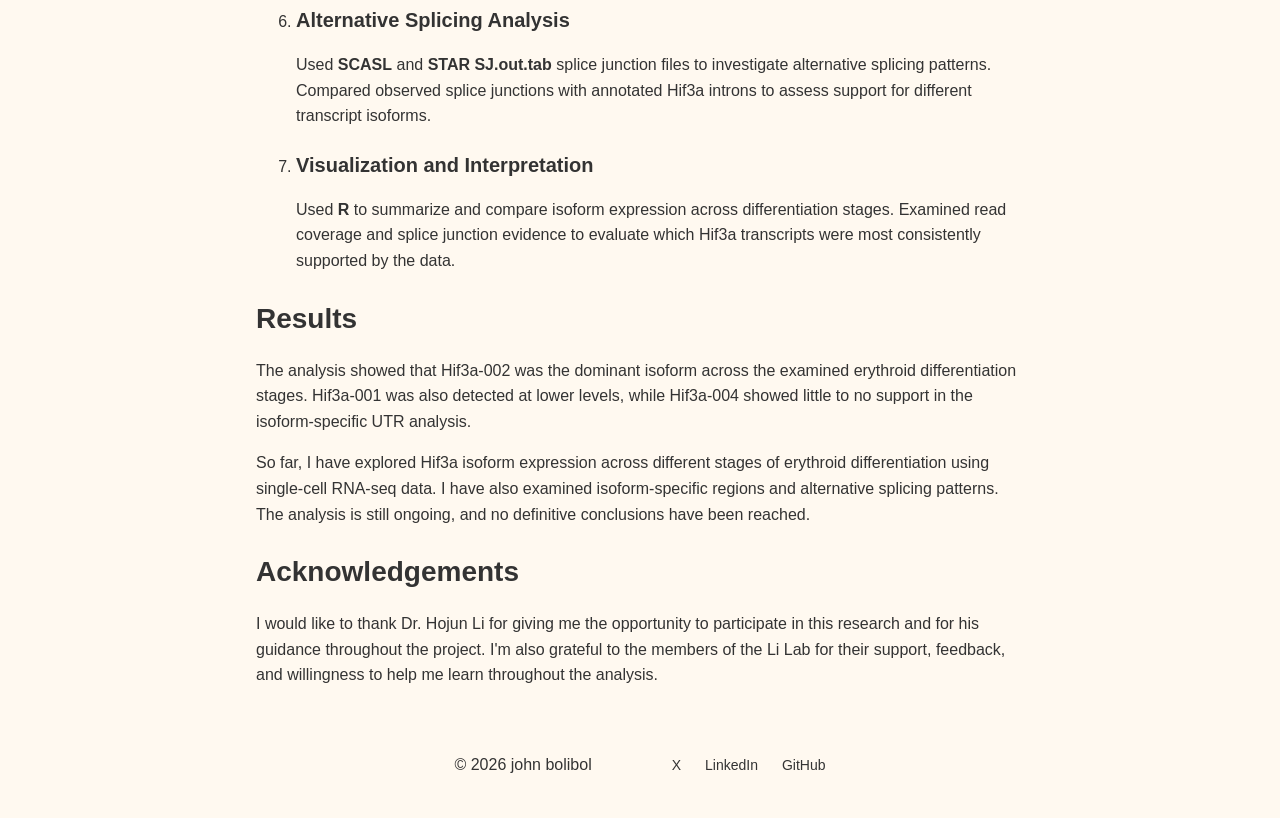
<file: projects/hif3a.html>
<!DOCTYPE html>
<html lang="en">
<head>
    <meta charset="UTF-8">
    <meta name="viewport" content="width=device-width, initial-scale=1.0">
    <title>John's Webpage - Hif3a Isoform Analysis</title>
    <link rel="icon" type="image/png" href="images/logo.svg">
    <link rel="stylesheet" href="../style/style.css">
    <link rel="stylesheet" href="../style/variables.css">
    <link rel="stylesheet" href="../style/projectpages.css">
</head>
<body>
    <header>
        <nav aria-label="Main Navigation">
            <ul class="desktop-nav">
                <li><a href="../index.html">Home</a></li>
                <li><a href="../about.html">About</a></li>
                <li><a href="../projects.html">Projects</a></li>
                <li><a href="../journal.html">Journal</a></li>
                <li><a href="../resume.html">Resume</a></li>
                <li><a href="../contact.html">Contact</a></li>
                <li><a href="../meetjune.html">Meet June!</a> </li>
            </ul>

            <details class="mobile-nav">
                <summary>☰ Menu </summary>

                <ul>
                <li><a href="../index.html">Home</a></li>
                <li><a href="../about.html">About</a></li>
                <li><a href="../projects.html">Projects</a></li>
                <li><a href="../journal.html">Journal</a></li>
                <li><a href="../resume.html">Resume</a></li>
                <li><a href="../contact.html">Contact</a></li>
                <li><a href="../meetjune.html">Meet June!</a> </li>
            </ul>
            </details>
        </nav>
    </header>

    <main>
        <article>
            <picture>
                <source
                    media="(max-width: 600px)"
                    srcset="../images/hif3a-mobile.png">
                <img
                    src="../images/hif3a.webp"
                    alt="Featured image of Hif3a isoform analysis">
            </picture>

            <h1>Hif3a Isoform Analysis During Erythroid Differentiation</h1>

            <p>
                This project investigates the expression of different
                Hif3a transcript isoforms during red blood cell
                development in mice. Using publicly available
                SMART-seq2 single-cell RNA sequencing data,
                I analyzed isoform-specific regions to identify
                which Hif3a transcripts are expressed across
                different stages of erythroid differentiation,
                from BFU-E to CFU-E.
            </p>

            <section>
                <h2>Workflow & Methods</h2>

                <ol>
                    <li>
                        <h3>Data Acquisition and Preparation</h3>
                        <p>
                            Obtained publicly available
                            <b>SMART-seq2</b> single-cell RNA-seq
                            data from <b>GEO</b> (GSE117228).
                            Organized sequencing data across
                            erythroid differentiation stages,
                            including BFU-E, intermediate
                            populations, and CFU-E.
                        </p>
                    </li>

                    <li>
                        <h3>Read Alignment</h3>
                        <p>
                            Used <b>STAR</b> to align sequencing
                            reads to the mouse reference genome
                            (GRCm38/mm10) with
                            <b>Ensembl</b> version 87 annotations.
                            Examined alignment statistics and
                            generated BAM files for downstream
                            transcript analysis.
                        </p>
                    </li>

                    <li>
                        <h3>Hif3a Isoform Annotation</h3>
                        <p>
                            Examined <b>Ensembl GTF</b> annotations
                            to identify four Hif3a transcript
                            isoforms and their genomic coordinates.
                            Identified unique 5' and 3' untranslated
                            regions (UTRs) that could help
                            distinguish isoform expression.
                        </p>
                    </li>

                    <li>
                        <h3>Isoform-Specific Read Quantification</h3>
                        <p>
                            Used <b>SAMtools</b> to filter
                            alignments based on mapping quality
                            and alignment flags. Converted
                            aligned reads into genomic intervals
                            using <b>BEDTools bamtobed</b>,
                            then used <b>BEDTools intersect</b>
                            to count reads overlapping
                            isoform-specific UTR regions.
                        </p>
                    </li>

                    <li>
                        <h3>Expression Analysis Across Cell Stages</h3>
                        <p>
                            Used <b>R</b> and <b>dplyr</b> to
                            organize isoform-specific read counts
                            by individual cell and erythroid
                            differentiation stage. Compared
                            expression patterns across BFU-E,
                            intermediate stages, and CFU-E
                            to identify dominant Hif3a isoforms.
                        </p>
                    </li>

                    <li>
                        <h3>Alternative Splicing Analysis</h3>
                        <p>
                            Used <b>SCASL</b> and
                            <b>STAR SJ.out.tab</b> splice junction
                            files to investigate alternative
                            splicing patterns. Compared observed
                            splice junctions with annotated
                            Hif3a introns to assess support
                            for different transcript isoforms.
                        </p>
                    </li>

                    <li>
                        <h3>Visualization and Interpretation</h3>
                        <p>
                            Used <b>R</b> to summarize and
                            compare isoform expression across
                            differentiation stages. Examined
                            read coverage and splice junction
                            evidence to evaluate which
                            Hif3a transcripts were most
                            consistently supported by the data.
                        </p>
                    </li>
                </ol>
            </section>

            <section>
                <h2>Results</h2>

                <p>
                    The analysis showed that Hif3a-002 was the
                    dominant isoform across the examined
                    erythroid differentiation stages.
                    Hif3a-001 was also detected at lower
                    levels, while Hif3a-004 showed little
                    to no support in the isoform-specific
                    UTR analysis.
                </p>

                <p>
                    So far, I have explored Hif3a isoform expression across
                    different stages of erythroid differentiation using
                    single-cell RNA-seq data. I have also examined
                    isoform-specific regions and alternative splicing patterns.
                    The analysis is still ongoing, and no definitive
                    conclusions have been reached.
                </p>
            </section>

            <section>
                <h2>Acknowledgements</h2>

                <p>
                    I would like to thank Dr. Hojun Li for
                    giving me the opportunity to participate
                    in this research and for his guidance
                    throughout the project. I'm also grateful
                    to the members of the Li Lab for their
                    support, feedback, and willingness to
                    help me learn throughout the analysis.
                </p>
            </section>
        </article>
    </main>

    <footer>
        <p>&copy; 2026 john bolibol</p>
        <nav aria-label="Social Media">
            <a href="https://x.com">X</a>
            <a href="https://linkedin.com">LinkedIn</a>
            <a href="https://github.com">GitHub</a>
        </nav>
    </footer>
</body>
</html>
</file>
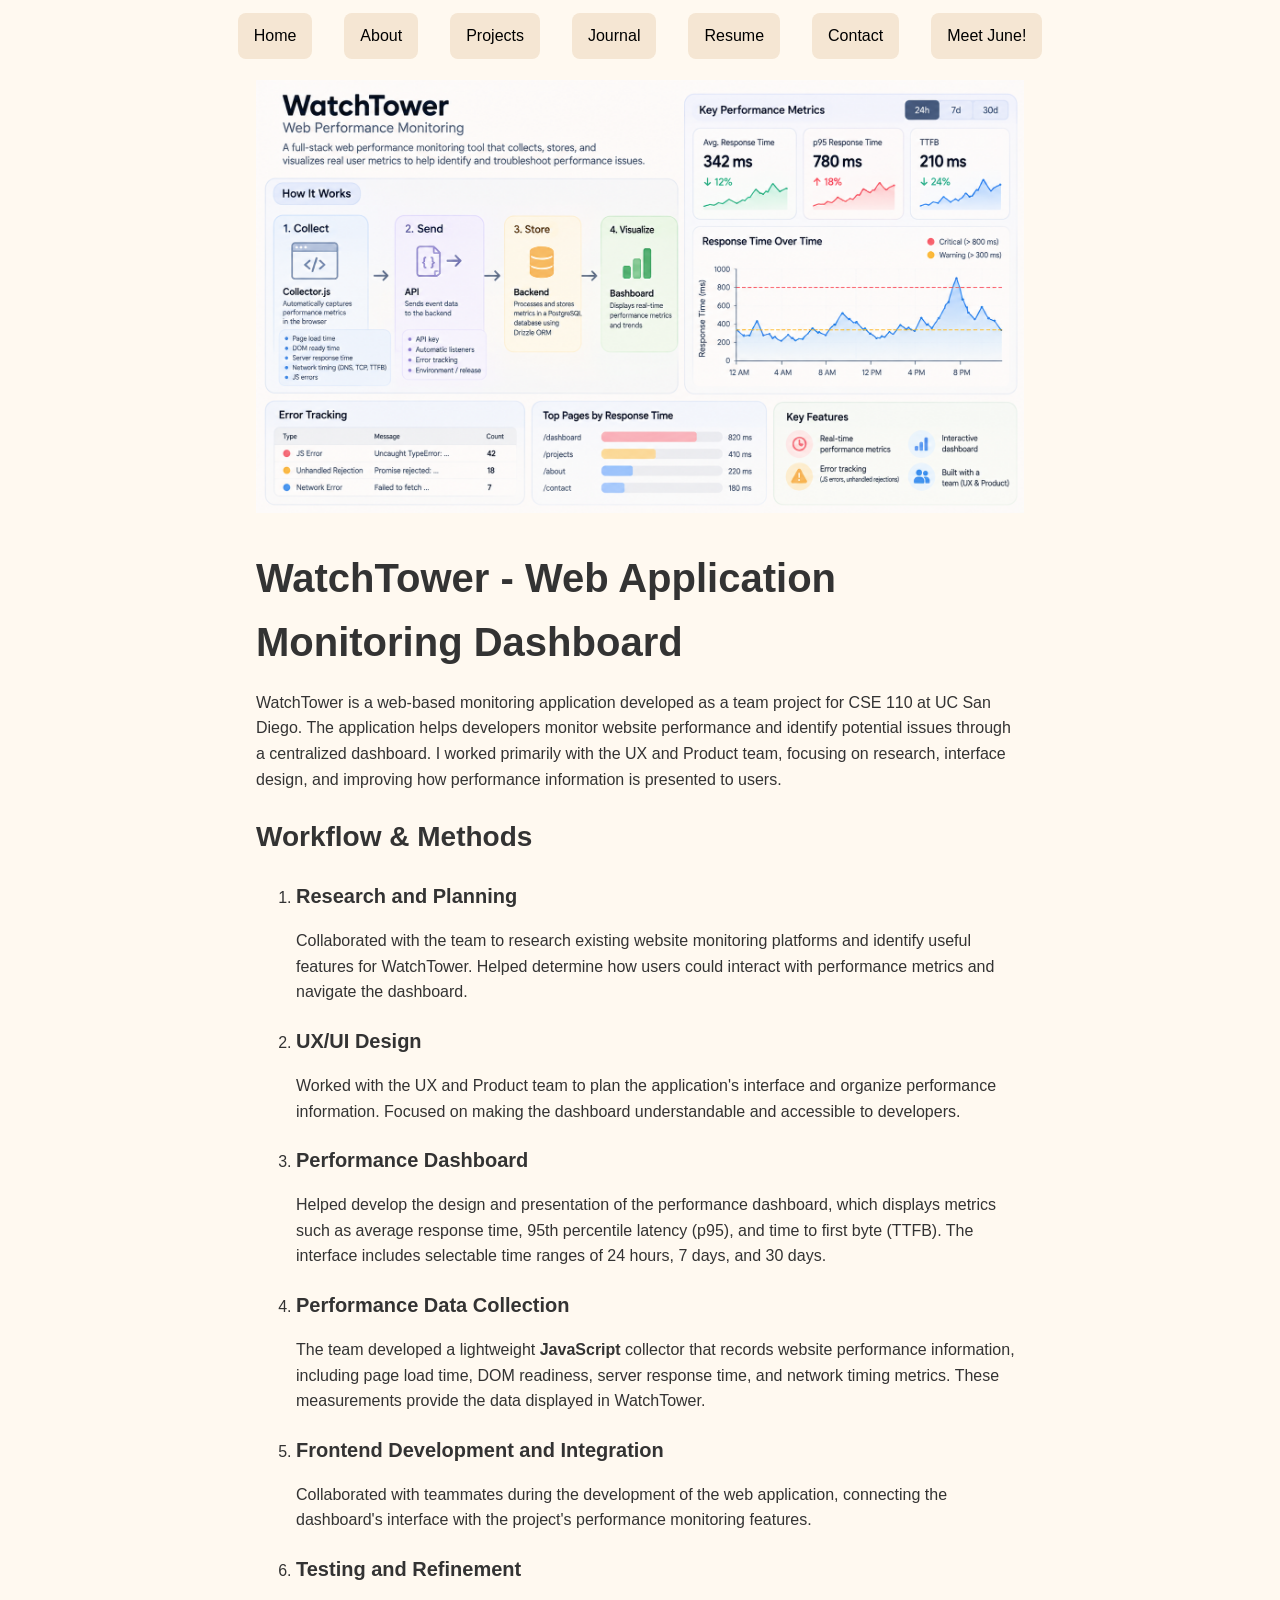
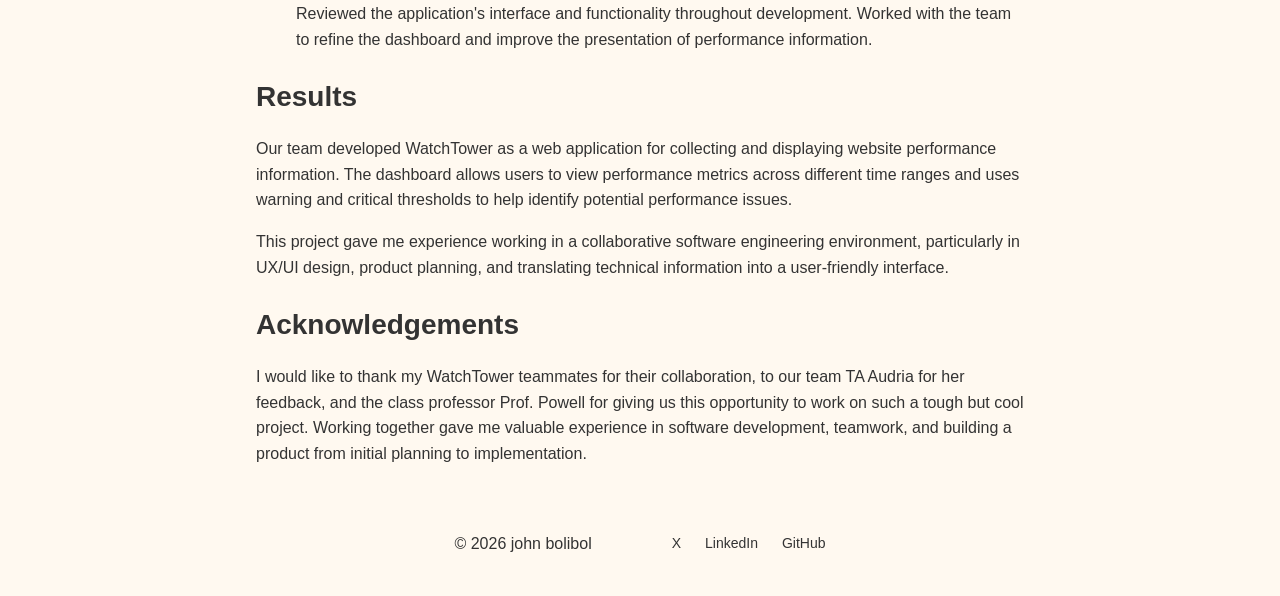
<file: projects/watchtower.html>
<!DOCTYPE html>
<html lang="en">
<head>
    <meta charset="UTF-8">
    <meta name="viewport" content="width=device-width, initial-scale=1.0">
    <title>John's Webpage - WatchTower</title>
    <link rel="stylesheet" href="../style/style.css">
    <link rel="stylesheet" href="../style/variables.css">
    <link rel="stylesheet" href="../style/projectpages.css">
</head>
<body>
    <header>
        <nav aria-label="Main Navigation">
            <ul class="desktop-nav">
                <li><a href="../index.html">Home</a></li>
                <li><a href="../about.html">About</a></li>
                <li><a href="../projects.html">Projects</a></li>
                <li><a href="../journal.html">Journal</a></li>
                <li><a href="../resume.html">Resume</a></li>
                <li><a href="../contact.html">Contact</a></li>
                <li><a href="../meetjune.html">Meet June!</a> </li>
            </ul>

            <details class="mobile-nav">
                <summary>☰ Menu </summary>

                <ul>
                <li><a href="../index.html">Home</a></li>
                <li><a href="../about.html">About</a></li>
                <li><a href="../projects.html">Projects</a></li>
                <li><a href="../journal.html">Journal</a></li>
                <li><a href="../resume.html">Resume</a></li>
                <li><a href="../contact.html">Contact</a></li>
                <li><a href="../meetjune.html">Meet June!</a> </li>
            </ul>
            </details>
        </nav>
    </header>

    <main>
        <article>
            <picture>
                <source
                    media="(max-width: 600px)"
                    srcset="../images/watchtower-mobile.png">
                <img
                    src="../images/watchtower.png"
                    alt="Featured image of the WatchTower project">
            </picture>

            <h1>WatchTower - Web Application Monitoring Dashboard</h1>

            <p>
                WatchTower is a web-based monitoring application
                developed as a team project for CSE 110 at UC San Diego.
                The application helps developers monitor website
                performance and identify potential issues through
                a centralized dashboard.

                I worked primarily with the UX and Product team,
                focusing on research, interface design, and improving
                how performance information is presented to users.
            </p>

            <section>
                <h2>Workflow & Methods</h2>

                <ol>
                    <li>
                        <h3>Research and Planning</h3>
                        <p>
                            Collaborated with the team to research
                            existing website monitoring platforms
                            and identify useful features for
                            WatchTower. Helped determine how users
                            could interact with performance metrics
                            and navigate the dashboard.
                        </p>
                    </li>

                    <li>
                        <h3>UX/UI Design</h3>
                        <p>
                            Worked with the UX and Product team
                            to plan the application's interface
                            and organize performance information.
                            Focused on making the dashboard
                            understandable and accessible
                            to developers.
                        </p>
                    </li>

                    <li>
                        <h3>Performance Dashboard</h3>
                        <p>
                            Helped develop the design and
                            presentation of the performance
                            dashboard, which displays metrics
                            such as average response time,
                            95th percentile latency (p95),
                            and time to first byte (TTFB).

                            The interface includes selectable
                            time ranges of 24 hours, 7 days,
                            and 30 days.
                        </p>
                    </li>

                    <li>
                        <h3>Performance Data Collection</h3>
                        <p>
                            The team developed a lightweight
                            <b>JavaScript</b> collector that
                            records website performance
                            information, including page load
                            time, DOM readiness, server response
                            time, and network timing metrics.

                            These measurements provide the
                            data displayed in WatchTower.
                        </p>
                    </li>

                    <li>
                        <h3>Frontend Development and Integration</h3>
                        <p>
                            Collaborated with teammates during
                            the development of the web application,
                            connecting the dashboard's interface
                            with the project's performance
                            monitoring features.
                        </p>
                    </li>

                    <li>
                        <h3>Testing and Refinement</h3>
                        <p>
                            Reviewed the application's interface
                            and functionality throughout
                            development. Worked with the team
                            to refine the dashboard and improve
                            the presentation of performance
                            information.
                        </p>
                    </li>
                </ol>
            </section>

            <section>
                <h2>Results</h2>

                <p>
                    Our team developed WatchTower as a web
                    application for collecting and displaying
                    website performance information.

                    The dashboard allows users to view
                    performance metrics across different
                    time ranges and uses warning and critical
                    thresholds to help identify potential
                    performance issues.
                </p>

                <p>
                    This project gave me experience working
                    in a collaborative software engineering
                    environment, particularly in UX/UI design,
                    product planning, and translating technical
                    information into a user-friendly interface.
                </p>
            </section>

            <section>
                <h2>Acknowledgements</h2>

                <p>
                    I would like to thank my WatchTower
                    teammates for their collaboration,
                    to our team TA Audria for her feedback,
                    and the class professor Prof. Powell for giving us this opportunity 
                    to work on such a tough but cool project. 
                    Working together gave me
                    valuable experience in software
                    development, teamwork, and building
                    a product from initial planning
                    to implementation.
                </p>
            </section>
        </article>
    </main>

    <footer>
        <p>&copy; 2026 john bolibol</p>

        <nav aria-label="Social Media">
            <a href="https://x.com">X</a>
            <a href="https://linkedin.com">LinkedIn</a>
            <a href="https://github.com">GitHub</a>
        </nav>
    </footer>
</body>
</html>
</file>
<file: style/variables.css>
:root {
    /* Colors */
    --color-primary: #D97736;
    --color-secondary: #F5E6D3;
    --color-text: #333333;
    --color-background: #FFF9F0;
    --color-border: #D6C8BA;
    --color-hover: #A5B59A;

    /* Typography */
    --font-primary: "Outfit", sans-serif;

    /* Font Sizes */
    --font-small: 0.875rem;
    --font-medium: 1rem;
    --font-large: 1.5rem;
    --font-heading: 2.5rem;

    /* Spacing */
    --spacing-small: 0.5rem;
    --spacing-medium: 1rem;
    --spacing-large: 2rem;

    /* Border Radius */
    --radius-small: 0.5rem;
    --radius-large: 1rem;
}
</file>
<file: style/style.css>
body {
    background-color: var(--color-background);
    font-family: var(--font-primary);
    line-height: 1.6;
    color: var(--color-text);
}

h1 {
    font-size: 2.5rem;
    margin-bottom: 1rem;
}

h2 {
    font-size: 1.75rem;
    margin-bottom: 0.75rem;
}

h3 {
    font-size: 1.25rem;
    margin-bottom: 0.5rem;
}

p {
    font-size: 1rem;
    margin-bottom: 1rem;
}

button {
    display: flex;
    font-size: 1rem;
    padding: 0.5em 0.5em;
    align-items: center;
    justify-content: center;
    
}

main {
    box-sizing: border-box;
    max-width: 800px;
    margin: auto;
    padding: 1rem;
}

header{
    font-family: var(--font-primary);
}

footer {
    display: flex;
    gap: 5rem;
    font-family: var(--font-primary);
    font-size: var(--font-small);
    align-items: center;
    justify-content: center;
    padding: 1rem;
}

nav[aria-label="Main Navigation"] {
    display: flex;
    justify-content: center;
}

nav[aria-label="Main Navigation"] .desktop-nav {
    display: flex;
    gap: 2rem;
    list-style: none;
    flex-wrap: wrap;
    padding: 5px;
    margin: 0;
    justify-content: center;
}

nav[aria-label="Main Navigation"] .mobile-nav {
    display: none;
}

/* Targets links anywhere inside the Main Navigation */
nav[aria-label="Main Navigation"] a{
    display: block;
    padding: 0.2rem 1rem;
    background-color: var(--color-secondary);
    border-radius: var(--radius-small);
    text-decoration: none;
    color: black;
    line-height: 2.5;
    gap: 0.625%;
}

nav[aria-label="Main Navigation"] a:hover{
    background: var(--color-hover);
    color: white;
}

@media (max-width: 768px) {

    nav[aria-label="Main Navigation"] .desktop-nav {
        display: none;
    }

    nav[aria-label="Main Navigation"] .mobile-nav {
        display: block;
        width: 400px;
        max-width: 100%;
        position: relative;
    }

    .mobile-nav summary {
        cursor: pointer;
        padding: 0.75rem;
        background-color: var(--color-secondary);
        border-radius: var(--radius-small);
        text-align: center;
        list-style: none;
    }

    .mobile-nav summary::-webkit-details-marker {
        display: none;
    }

    .mobile-nav ul {
        position: absolute;
        top: 100%;
        left: 0;
        width: 100%;
        box-sizing: border-box;
        z-index: 10;

        display: flex;
        flex-direction: column;
        gap: 0;
        list-style: none;
        padding: 0.5rem;
        margin: 0.5rem 0 0;
        background-color: var(--color-secondary);
        border-radius: var(--radius-small);
    }

    .mobile-nav li {
        margin: 0;
    }

    nav[aria-label="Main Navigation"] .mobile-nav a{
        padding: 0.5rem;
        line-height: 1.4;
        text-align: center;
    }

    footer {
        flex-direction: column;
        gap: 0.5rem;
    }
}

nav[aria-label="Social Media"] {
    display: flex;
    gap: 1.5rem;
    justify-content: center;
}

nav[aria-label="Social Media"] a {
    text-decoration: none;
    color: var(--color-text);
}

nav[aria-label="Social Media"] a:hover {
    color: var(--color-primary);
}

a:focus,
button:focus,
input:focus,
textarea:focus {
    outline: 3px solid var(--color-primary);
    outline-offset: 3px;
}
</file>
<file: style/home.css>
body {
    min-height: 100vh;
    display: flex;
    flex-direction: column;
}

main{
    flex: 1;
    display: flex;
    flex-direction: column;
    justify-content: center;
    align-items: center;
}

h1 {
    font-size: var(--font-heading);
}

#description {
    font-size: var(--font-medium);
}

nav[aria-label="Homepage Navigation"] ul{
    display: flex;
    justify-content: center;
    flex-wrap: wrap;
    list-style: none;
    gap: 2rem;
    margin: 0;
    padding: 0;
}

nav[aria-label="Homepage Navigation"] a{
    display: block;
    padding: 0.2rem 1rem;
    background-color: var(--color-secondary);
    border-radius: var(--radius-small);
    text-decoration: none;
    color: black;
    line-height: 2.5;
    gap: 0.625%;
}

nav[aria-label="Homepage Navigation"] a:hover{
    background: var(--color-hover);
    color: white;
    transform: scale(1.5);
}

.logo {
    display: block;
    width: 300px;
    height: auto;
    margin: 0 auto;
}
</file>
<file: style/about.css>
#selfie {
    display: block;
    width: 250px;
    height: 250px;
    margin: 0 auto;
    object-fit: cover;
    border-radius: 50%;
}

progress {
    width: 250px;
    height: 15px;
    appearance: none;
    border: none;
    border-radius: 1rem;
    overflow: hidden;
}

progress::-webkit-progress-bar {
    background-color: var(--color-secondary);
    border-radius: 1rem;
}

progress::-webkit-progress-value {
    background-color: var(--color-primary);
    border-radius: 1rem;
}

/* Firefox */
progress::-moz-progress-bar {
    background-color: var(--color-primary);
    border-radius: 1rem;
}

/* Targets paragraphs immediately following an h2 heading */
h2 + p {
    margin-top: 1.5rem;
}
</file>
<file: style/contact.css>
fieldset {
    padding: 1.5rem;
    border: 1px solid var(--color-border);
    border-radius: var(--radius-small);
}

form label {
    display: block;
    margin-bottom: 0.5rem;
}

form input,
form textarea {
    display: block;
    width: 100%;
    box-sizing: border-box;
    padding: 0.75em;
    margin-bottom: 1rem;
    font: inherit;
}

form textarea {
    min-height: 150px;
    resize: vertical;
}

form button {
    padding: 0.5em 1.5em;
}
</file>
<file: style/meetjune.css>
iframe {
    display: block;
    width: 100%;
    max-width: 700px;
    aspect-ratio: 16 / 9;
    height: auto;
    border: 0;
}

.june-gallery{
    display: flex;
    flex-wrap: wrap;
    max-width: 100%;
    height: auto;
}

.june-gallery img {
    display: block;
    width: 250px;
    height: 250px;
    margin: 0 auto;
    object-fit: cover;
    border-radius: 50%;
}

dialog[open] {
    position: static;
    width: fit-content;
    margin: 2rem auto;
    padding: 1rem 2rem;
    border: 2px solid var(--color-border);
    border-radius: var(--radius-small);
    background-color: var(--color-secondary);
    text-align: center;
}
</file>
<file: style/projects.css>
.project-filters {
    display: flex;
    justify-content: center;
    gap: 1em;
}

.project-filters button {
    background-color: var(--color-secondary);
    border-color: var(--color-border);
    border-radius: var(--radius-small);
    width: 200px;
    height: 30px;
}

.project-filters button:hover {
    background-color: var(--color-hover);
    color: white;
    cursor: pointer;
}

project-card {
    display: block;
    border: 1px solid var(--color-border);
    padding: 20px;
    margin: 15px;
}

/* styles images directly nested inside figures within project cards */
project-card > article > figure > img {
    display: block;
    width: 100%;
    max-width: 100%;
    height: auto;
    object-fit: cover;
}

project-card:hover {
    transform: scale(1);
    box-shadow: 0 8px 20px rgba(0, 0, 0, 0.15);
}
</file>
<file: part1/cheese.css>
/* John Bolibol
https://github.com/jhnkb/CSE134B-HW3.git

https://coolors.co/dab6c4-7b886f-b4dc7f-feffa5-ffa0ac*/

body {
    font-family: Georgia, 'Times New Roman', Times, serif;
    line-height: 1.5;
    color: #7B886F;

    max-width: 600px;
    margin: auto;
    padding: 5rem;
}

h1 {
    font-size: 4rem;
}

h2 {
    font-size: 2rem;
}

.latin {
    font-style: italic;
}

#warning {
    background-color: #feffa5;
}

blockquote {
    border: 2px solid #DAB6C4;
    margin: 1rem;
    padding: 1rem;
}

a:hover {
    color:aqua;
}

a:focus, input:focus, button:focus {
    outline: 2px solid pink;
    outline-offset: 4px;
    border-radius: 24px;
}

p {
    color: green;
}
p {
    color: olive;
}

/*The later value wins because executes the commands from the top to bottom.
Since both selectors are changing the same property, the second color declaration
overrides the first one*/
</file>
<file: style/projectpages.css>
picture {
    display: block;
    width: 100%;
}

picture img {
    display: block;
    width: 100%;
    height: auto;
}
</file>
